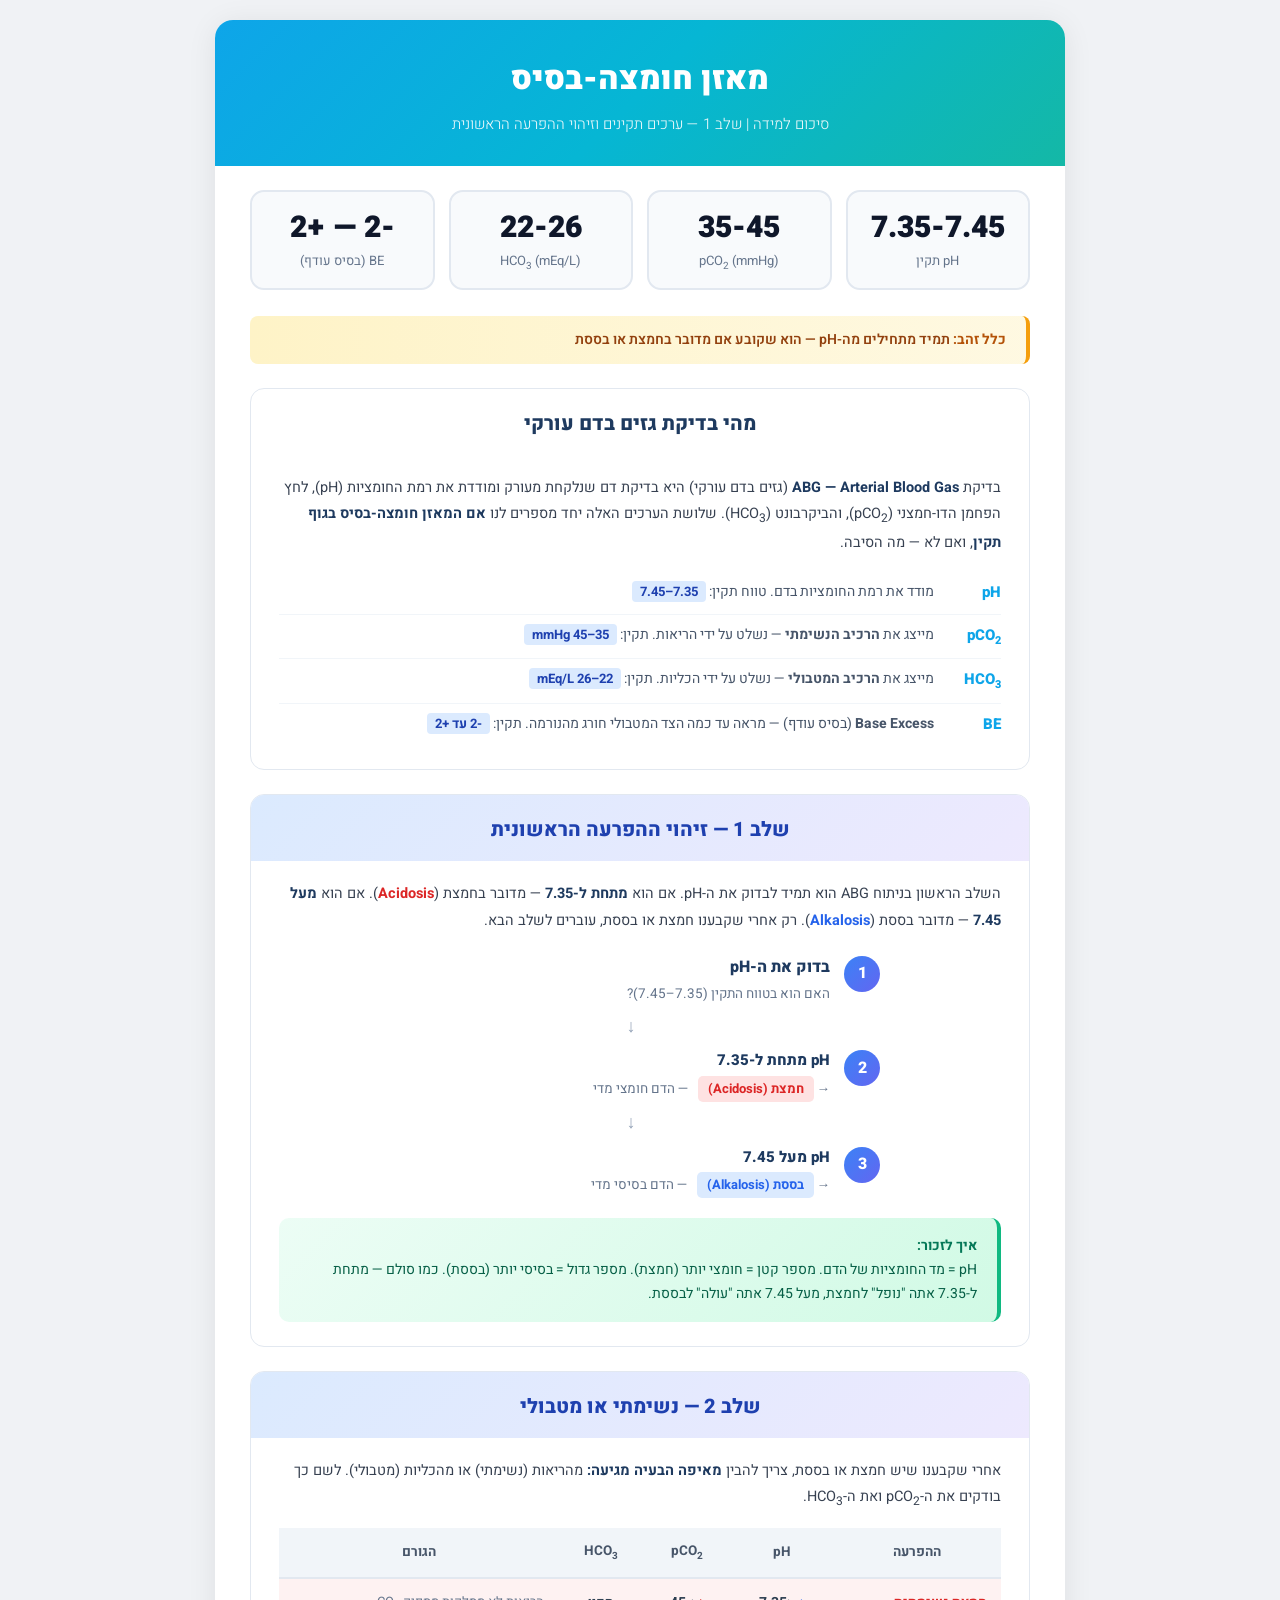
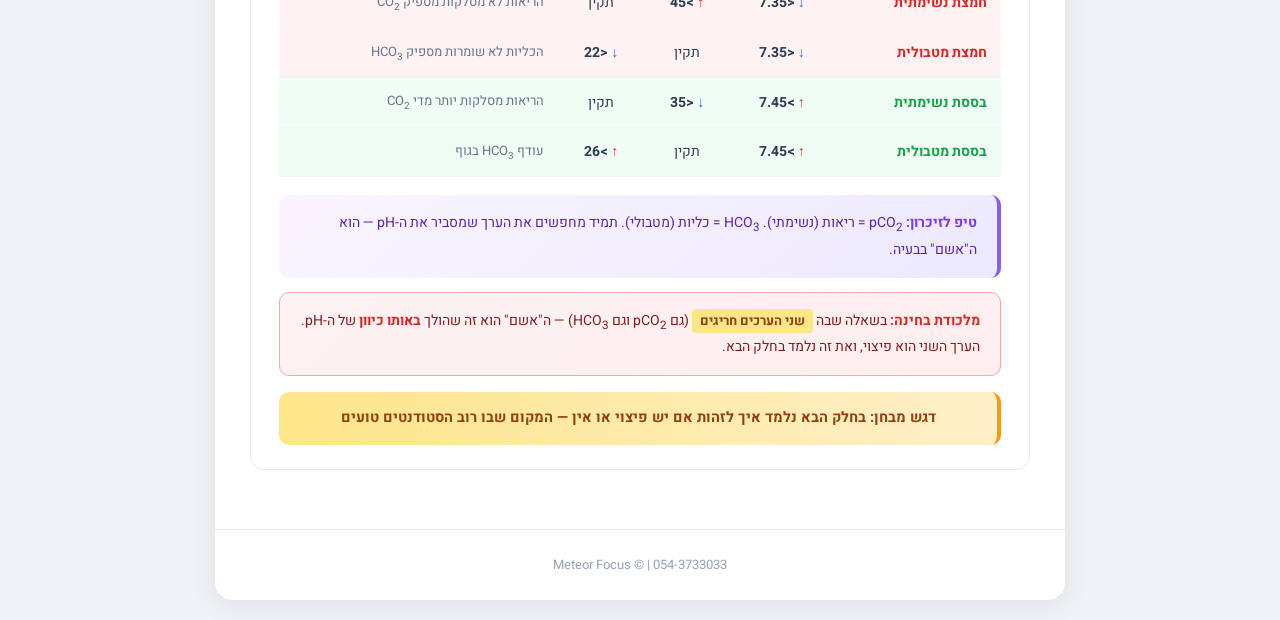
<file: abg-acid-base-meteor.html>
<!DOCTYPE html>
<html lang="he" dir="rtl">
<head>
    <meta charset="UTF-8">
    <meta name="viewport" content="width=device-width, initial-scale=1.0">
    <title>מאזן חומצה-בסיס | Meteor Focus</title>
    <style>
        @import url('https://fonts.googleapis.com/css2?family=Heebo:wght@300;400;500;600;700;800;900&display=swap');
        * { margin: 0; padding: 0; box-sizing: border-box; }
        body {
            font-family: 'Heebo', 'Segoe UI', Tahoma, Arial, sans-serif;
            background: #f0f2f5;
            color: #2c3e50;
            line-height: 1.7;
            padding: 20px;
        }

        .page {
            max-width: 850px;
            margin: 0 auto;
            background: #fff;
            border-radius: 18px;
            box-shadow: 0 4px 30px rgba(0,0,0,0.08);
            overflow: hidden;
        }

        /* ===== HEADER ===== */
        .main-header {
            background: linear-gradient(135deg, #0ea5e9, #06b6d4, #14b8a6);
            padding: 32px 40px 28px;
            text-align: center;
            color: #fff;
        }
        .main-header h1 {
            font-size: 32px;
            font-weight: 900;
            margin-bottom: 6px;
        }
        .main-header .subtitle {
            font-size: 15px;
            font-weight: 300;
            opacity: 0.9;
        }

        /* ===== VALUE CARDS ===== */
        .values-row {
            display: flex;
            gap: 14px;
            padding: 24px 35px 10px;
            justify-content: center;
        }
        .val-card {
            flex: 1;
            text-align: center;
            padding: 18px 12px 14px;
            border-radius: 14px;
            background: #f8fafc;
            border: 2px solid #e2e8f0;
            transition: transform 0.2s, box-shadow 0.2s;
        }
        .val-card:hover {
            transform: translateY(-2px);
            box-shadow: 0 4px 16px rgba(0,0,0,0.08);
        }
        .val-card .value {
            font-size: 30px;
            font-weight: 900;
            color: #0f172a;
            line-height: 1.2;
        }
        .val-card .label {
            font-size: 13px;
            color: #64748b;
            margin-top: 4px;
        }
        .val-card .label sub { font-size: 10px; }

        /* ===== GOLDEN RULE ===== */
        .golden-rule {
            margin: 16px 35px 0;
            padding: 12px 20px;
            background: linear-gradient(90deg, #fef3c7, #fde68a40);
            border-right: 4px solid #f59e0b;
            border-radius: 8px;
            font-size: 14px;
            font-weight: 600;
            color: #92400e;
        }
        .golden-rule strong { color: #b45309; }

        /* ===== CONTENT SECTIONS ===== */
        .content {
            padding: 24px 35px 35px;
        }

        /* Section card */
        .section {
            background: #fff;
            border: 1.5px solid #e2e8f0;
            border-radius: 14px;
            margin-bottom: 24px;
            overflow: hidden;
        }
        .section-title {
            font-size: 20px;
            font-weight: 800;
            text-align: center;
            padding: 18px 20px 14px;
            color: #1e3a5f;
        }
        .section-title.blue-bg {
            background: linear-gradient(135deg, #dbeafe, #ede9fe);
            color: #1e40af;
        }
        .section-body {
            padding: 20px 28px 24px;
        }

        /* ===== ABG EXPLANATION ===== */
        .abg-text {
            font-size: 14.5px;
            line-height: 1.8;
            color: #374151;
        }
        .abg-text strong { color: #1e3a5f; }

        .param-list {
            margin-top: 16px;
        }
        .param-row {
            display: flex;
            align-items: flex-start;
            padding: 8px 0;
            border-bottom: 1px solid #f1f5f9;
            gap: 12px;
        }
        .param-row:last-child { border-bottom: none; }
        .param-name {
            font-weight: 800;
            color: #0ea5e9;
            min-width: 55px;
            font-size: 15px;
        }
        .param-name sub { font-size: 11px; }
        .param-desc {
            font-size: 14px;
            color: #475569;
        }
        .param-desc .normal {
            background: #dbeafe;
            color: #1e40af;
            padding: 1px 8px;
            border-radius: 4px;
            font-weight: 700;
            font-size: 13px;
            white-space: nowrap;
        }

        /* ===== STEP SECTION ===== */
        .step-header {
            background: linear-gradient(135deg, #dbeafe, #e0e7ff);
            color: #1e40af;
        }

        /* Flowchart */
        .flow {
            display: flex;
            flex-direction: column;
            align-items: center;
            gap: 0;
            margin-top: 20px;
        }
        .flow-item {
            display: flex;
            align-items: flex-start;
            gap: 14px;
            width: 100%;
            max-width: 480px;
        }
        .flow-num {
            width: 36px;
            height: 36px;
            border-radius: 50%;
            display: flex;
            align-items: center;
            justify-content: center;
            font-weight: 800;
            font-size: 16px;
            color: #fff;
            flex-shrink: 0;
            margin-top: 2px;
        }
        .flow-num.blue { background: linear-gradient(135deg, #3b82f6, #6366f1); }
        .flow-content {
            flex: 1;
        }
        .flow-content h4 {
            font-size: 16px;
            font-weight: 800;
            color: #1e3a5f;
            margin-bottom: 2px;
        }
        .flow-content p {
            font-size: 13.5px;
            color: #64748b;
        }

        .flow-arrow-down {
            display: flex;
            justify-content: center;
            padding: 6px 0;
            color: #94a3b8;
            font-size: 18px;
            margin-right: 18px;
        }

        .flow-result {
            display: flex;
            align-items: flex-start;
            gap: 14px;
            width: 100%;
            max-width: 480px;
        }
        .flow-result .flow-content h4 { font-size: 15px; }
        .flow-result .flow-content .tag {
            display: inline-block;
            padding: 2px 10px;
            border-radius: 5px;
            font-size: 13px;
            font-weight: 700;
            margin-left: 6px;
        }
        .tag-red { background: #fee2e2; color: #dc2626; }
        .tag-blue { background: #dbeafe; color: #2563eb; }

        /* Memory tip box */
        .tip-box {
            margin-top: 20px;
            padding: 16px 20px;
            border-radius: 10px;
            font-size: 14px;
            line-height: 1.7;
        }
        .tip-green {
            background: linear-gradient(135deg, #ecfdf5, #d1fae5);
            border-right: 4px solid #10b981;
            color: #065f46;
        }
        .tip-green strong { color: #047857; }
        .tip-yellow {
            background: linear-gradient(135deg, #fffbeb, #fef3c7);
            border-right: 4px solid #f59e0b;
            color: #92400e;
        }
        .tip-yellow strong { color: #b45309; }
        .tip-red {
            background: linear-gradient(135deg, #fef2f2, #fecaca);
            border-right: 4px solid #ef4444;
            color: #991b1b;
        }
        .tip-red strong { color: #dc2626; }
        .tip-purple {
            background: linear-gradient(135deg, #faf5ff, #ede9fe);
            border-right: 4px solid #8b5cf6;
            color: #5b21b6;
        }
        .tip-purple strong { color: #7c3aed; }

        /* ===== TABLE ===== */
        .disorders-table {
            width: 100%;
            border-collapse: collapse;
            margin-top: 16px;
            font-size: 14px;
        }
        .disorders-table thead th {
            background: #f1f5f9;
            color: #475569;
            font-weight: 700;
            padding: 12px 14px;
            text-align: center;
            border-bottom: 2px solid #e2e8f0;
            font-size: 13.5px;
        }
        .disorders-table tbody td {
            padding: 12px 14px;
            text-align: center;
            border-bottom: 1px solid #f1f5f9;
            vertical-align: middle;
        }
        .disorders-table tbody tr:hover {
            background: #f8fafc;
        }
        .disorders-table .disorder-name {
            font-weight: 700;
            text-align: right;
            font-size: 14px;
        }
        .disorders-table .cause {
            text-align: right;
            font-size: 13px;
            color: #64748b;
        }
        .disorders-table sub { font-size: 10px; }

        .tr-acid { background: #fef2f2; }
        .tr-acid .disorder-name { color: #dc2626; }
        .tr-alk { background: #f0fdf4; }
        .tr-alk .disorder-name { color: #16a34a; }

        .arrow-up { color: #dc2626; font-weight: 800; }
        .arrow-down { color: #2563eb; font-weight: 800; }

        /* ===== EXAM HIGHLIGHT ===== */
        .exam-box {
            margin-top: 18px;
            padding: 16px 20px;
            border-radius: 10px;
            background: linear-gradient(135deg, #fef2f2, #fecaca50);
            border: 1.5px solid #fca5a5;
        }
        .exam-box p {
            font-size: 14px;
            line-height: 1.7;
            color: #7f1d1d;
        }
        .exam-box strong { color: #dc2626; }
        .exam-box .highlight-tag {
            display: inline-block;
            background: #fde68a;
            color: #92400e;
            padding: 1px 8px;
            border-radius: 4px;
            font-weight: 700;
            font-size: 13px;
        }

        .exam-banner {
            margin-top: 16px;
            padding: 14px 20px;
            border-radius: 10px;
            background: linear-gradient(90deg, #fde68a, #fbbf2440);
            border-right: 4px solid #f59e0b;
            text-align: center;
            font-weight: 700;
            font-size: 14.5px;
            color: #92400e;
        }

        /* ===== FOOTER ===== */
        .footer {
            text-align: center;
            padding: 24px 20px;
            border-top: 1px solid #e2e8f0;
            color: #94a3b8;
            font-size: 13px;
        }

        /* ===== PRINT ===== */
        @media print {
            body { background: #fff; padding: 0; }
            .page { box-shadow: none; border-radius: 0; }
            .val-card:hover { transform: none; box-shadow: none; }
        }
        @media (max-width: 600px) {
            .values-row { flex-wrap: wrap; padding: 16px 20px 6px; }
            .val-card { min-width: calc(50% - 10px); }
            .content { padding: 16px 20px 24px; }
            .section-body { padding: 16px 18px 20px; }
            .main-header { padding: 24px 20px 20px; }
            .main-header h1 { font-size: 24px; }
            .golden-rule { margin: 12px 20px 0; }
        }
    </style>
</head>
<body>

<div class="page">

    <!-- HEADER -->
    <div class="main-header">
        <h1>מאזן חומצה-בסיס</h1>
        <div class="subtitle">סיכום למידה | שלב 1 — ערכים תקינים וזיהוי ההפרעה הראשונית</div>
    </div>

    <!-- VALUE CARDS -->
    <div class="values-row">
        <div class="val-card">
            <div class="value">7.35-7.45</div>
            <div class="label">pH תקין</div>
        </div>
        <div class="val-card">
            <div class="value">35-45</div>
            <div class="label">pCO<sub>2</sub> (mmHg)</div>
        </div>
        <div class="val-card">
            <div class="value">22-26</div>
            <div class="label">HCO<sub>3</sub> (mEq/L)</div>
        </div>
        <div class="val-card">
            <div class="value">-2 — +2</div>
            <div class="label">BE (בסיס עודף)</div>
        </div>
    </div>

    <!-- GOLDEN RULE -->
    <div class="golden-rule">
        <strong>כלל זהב:</strong> תמיד מתחילים מה-pH — הוא שקובע אם מדובר בחמצת או בססת
    </div>

    <div class="content">

        <!-- WHAT IS ABG -->
        <div class="section">
            <div class="section-title">מהי בדיקת גזים בדם עורקי</div>
            <div class="section-body">
                <div class="abg-text">
                    בדיקת <strong>ABG — Arterial Blood Gas</strong> (גזים בדם עורקי) היא בדיקת דם שנלקחת מעורק ומודדת את רמת החומציות (pH), לחץ הפחמן הדו-חמצני (pCO<sub>2</sub>), והביקרבונט (HCO<sub>3</sub>). שלושת הערכים האלה יחד מספרים לנו <strong>אם המאזן חומצה-בסיס בגוף תקין</strong>, ואם לא — מה הסיבה.
                </div>
                <div class="param-list">
                    <div class="param-row">
                        <div class="param-name">pH</div>
                        <div class="param-desc">מודד את רמת החומציות בדם. טווח תקין: <span class="normal">7.35–7.45</span></div>
                    </div>
                    <div class="param-row">
                        <div class="param-name">pCO<sub>2</sub></div>
                        <div class="param-desc">מייצג את <strong>הרכיב הנשימתי</strong> — נשלט על ידי הריאות. תקין: <span class="normal">35–45 mmHg</span></div>
                    </div>
                    <div class="param-row">
                        <div class="param-name">HCO<sub>3</sub></div>
                        <div class="param-desc">מייצג את <strong>הרכיב המטבולי</strong> — נשלט על ידי הכליות. תקין: <span class="normal">22–26 mEq/L</span></div>
                    </div>
                    <div class="param-row">
                        <div class="param-name">BE</div>
                        <div class="param-desc"><strong>Base Excess</strong> (בסיס עודף) — מראה עד כמה הצד המטבולי חורג מהנורמה. תקין: <span class="normal">-2 עד +2</span></div>
                    </div>
                </div>
            </div>
        </div>

        <!-- STEP 1 -->
        <div class="section">
            <div class="section-title step-header blue-bg">שלב 1 — זיהוי ההפרעה הראשונית</div>
            <div class="section-body">
                <div class="abg-text">
                    השלב הראשון בניתוח ABG הוא תמיד לבדוק את ה-pH. אם הוא <strong>מתחת ל-7.35</strong> — מדובר בחמצת (<strong style="color:#dc2626">Acidosis</strong>). אם הוא <strong>מעל 7.45</strong> — מדובר בססת (<strong style="color:#2563eb">Alkalosis</strong>). רק אחרי שקבענו חמצת או בססת, עוברים לשלב הבא.
                </div>

                <div class="flow">
                    <div class="flow-item">
                        <div class="flow-num blue">1</div>
                        <div class="flow-content">
                            <h4>בדוק את ה-pH</h4>
                            <p>האם הוא בטווח התקין (7.35–7.45)?</p>
                        </div>
                    </div>

                    <div class="flow-arrow-down">&darr;</div>

                    <div class="flow-result">
                        <div class="flow-num blue">2</div>
                        <div class="flow-content">
                            <h4>pH מתחת ל-7.35</h4>
                            <p>&rarr; <span class="tag tag-red">חמצת (Acidosis)</span> — הדם חומצי מדי</p>
                        </div>
                    </div>

                    <div class="flow-arrow-down">&darr;</div>

                    <div class="flow-result">
                        <div class="flow-num blue">3</div>
                        <div class="flow-content">
                            <h4>pH מעל 7.45</h4>
                            <p>&rarr; <span class="tag tag-blue">בססת (Alkalosis)</span> — הדם בסיסי מדי</p>
                        </div>
                    </div>
                </div>

                <div class="tip-box tip-green">
                    <strong>איך לזכור:</strong><br>
                    pH = מד החומציות של הדם. מספר קטן = חומצי יותר (חמצת). מספר גדול = בסיסי יותר (בססת). כמו סולם — מתחת ל-7.35 אתה "נופל" לחמצת, מעל 7.45 אתה "עולה" לבססת.
                </div>
            </div>
        </div>

        <!-- STEP 2 -->
        <div class="section">
            <div class="section-title step-header blue-bg">שלב 2 — נשימתי או מטבולי</div>
            <div class="section-body">
                <div class="abg-text">
                    אחרי שקבענו שיש חמצת או בססת, צריך להבין <strong>מאיפה הבעיה מגיעה:</strong> מהריאות (נשימתי) או מהכליות (מטבולי). לשם כך בודקים את ה-pCO<sub>2</sub> ואת ה-HCO<sub>3</sub>.
                </div>

                <table class="disorders-table">
                    <thead>
                        <tr>
                            <th>ההפרעה</th>
                            <th>pH</th>
                            <th>pCO<sub>2</sub></th>
                            <th>HCO<sub>3</sub></th>
                            <th>הגורם</th>
                        </tr>
                    </thead>
                    <tbody>
                        <tr class="tr-acid">
                            <td class="disorder-name">חמצת נשימתית</td>
                            <td><span class="arrow-down">&darr;</span> <strong>&lt;7.35</strong></td>
                            <td><span class="arrow-up">&uarr;</span> <strong>&gt;45</strong></td>
                            <td>תקין</td>
                            <td class="cause">הריאות לא מסלקות מספיק CO<sub>2</sub></td>
                        </tr>
                        <tr class="tr-acid">
                            <td class="disorder-name">חמצת מטבולית</td>
                            <td><span class="arrow-down">&darr;</span> <strong>&lt;7.35</strong></td>
                            <td>תקין</td>
                            <td><span class="arrow-down">&darr;</span> <strong>&lt;22</strong></td>
                            <td class="cause">הכליות לא שומרות מספיק HCO<sub>3</sub></td>
                        </tr>
                        <tr class="tr-alk">
                            <td class="disorder-name">בססת נשימתית</td>
                            <td><span class="arrow-up">&uarr;</span> <strong>&gt;7.45</strong></td>
                            <td><span class="arrow-down">&darr;</span> <strong>&lt;35</strong></td>
                            <td>תקין</td>
                            <td class="cause">הריאות מסלקות יותר מדי CO<sub>2</sub></td>
                        </tr>
                        <tr class="tr-alk">
                            <td class="disorder-name">בססת מטבולית</td>
                            <td><span class="arrow-up">&uarr;</span> <strong>&gt;7.45</strong></td>
                            <td>תקין</td>
                            <td><span class="arrow-up">&uarr;</span> <strong>&gt;26</strong></td>
                            <td class="cause">עודף HCO<sub>3</sub> בגוף</td>
                        </tr>
                    </tbody>
                </table>

                <div class="tip-box tip-purple" style="margin-top:18px;">
                    <strong>טיפ לזיכרון:</strong> pCO<sub>2</sub> = ריאות (נשימתי). HCO<sub>3</sub> = כליות (מטבולי). תמיד מחפשים את הערך שמסביר את ה-pH — הוא ה"אשם" בבעיה.
                </div>

                <div class="exam-box" style="margin-top:14px;">
                    <p><strong>מלכודת בחינה:</strong> בשאלה שבה <span class="highlight-tag">שני הערכים חריגים</span> (גם pCO<sub>2</sub> וגם HCO<sub>3</sub>) — ה"אשם" הוא זה שהולך <strong>באותו כיוון</strong> של ה-pH. הערך השני הוא פיצוי, ואת זה נלמד בחלק הבא.</p>
                </div>

                <div class="exam-banner">
                    דגש מבחן: בחלק הבא נלמד איך לזהות אם יש פיצוי או אין — המקום שבו רוב הסטודנטים טועים
                </div>
            </div>
        </div>

    </div>

    <!-- FOOTER -->
    <div class="footer">
        054-3733033 | &copy; Meteor Focus
    </div>

</div>

</body>
</html>
</file>
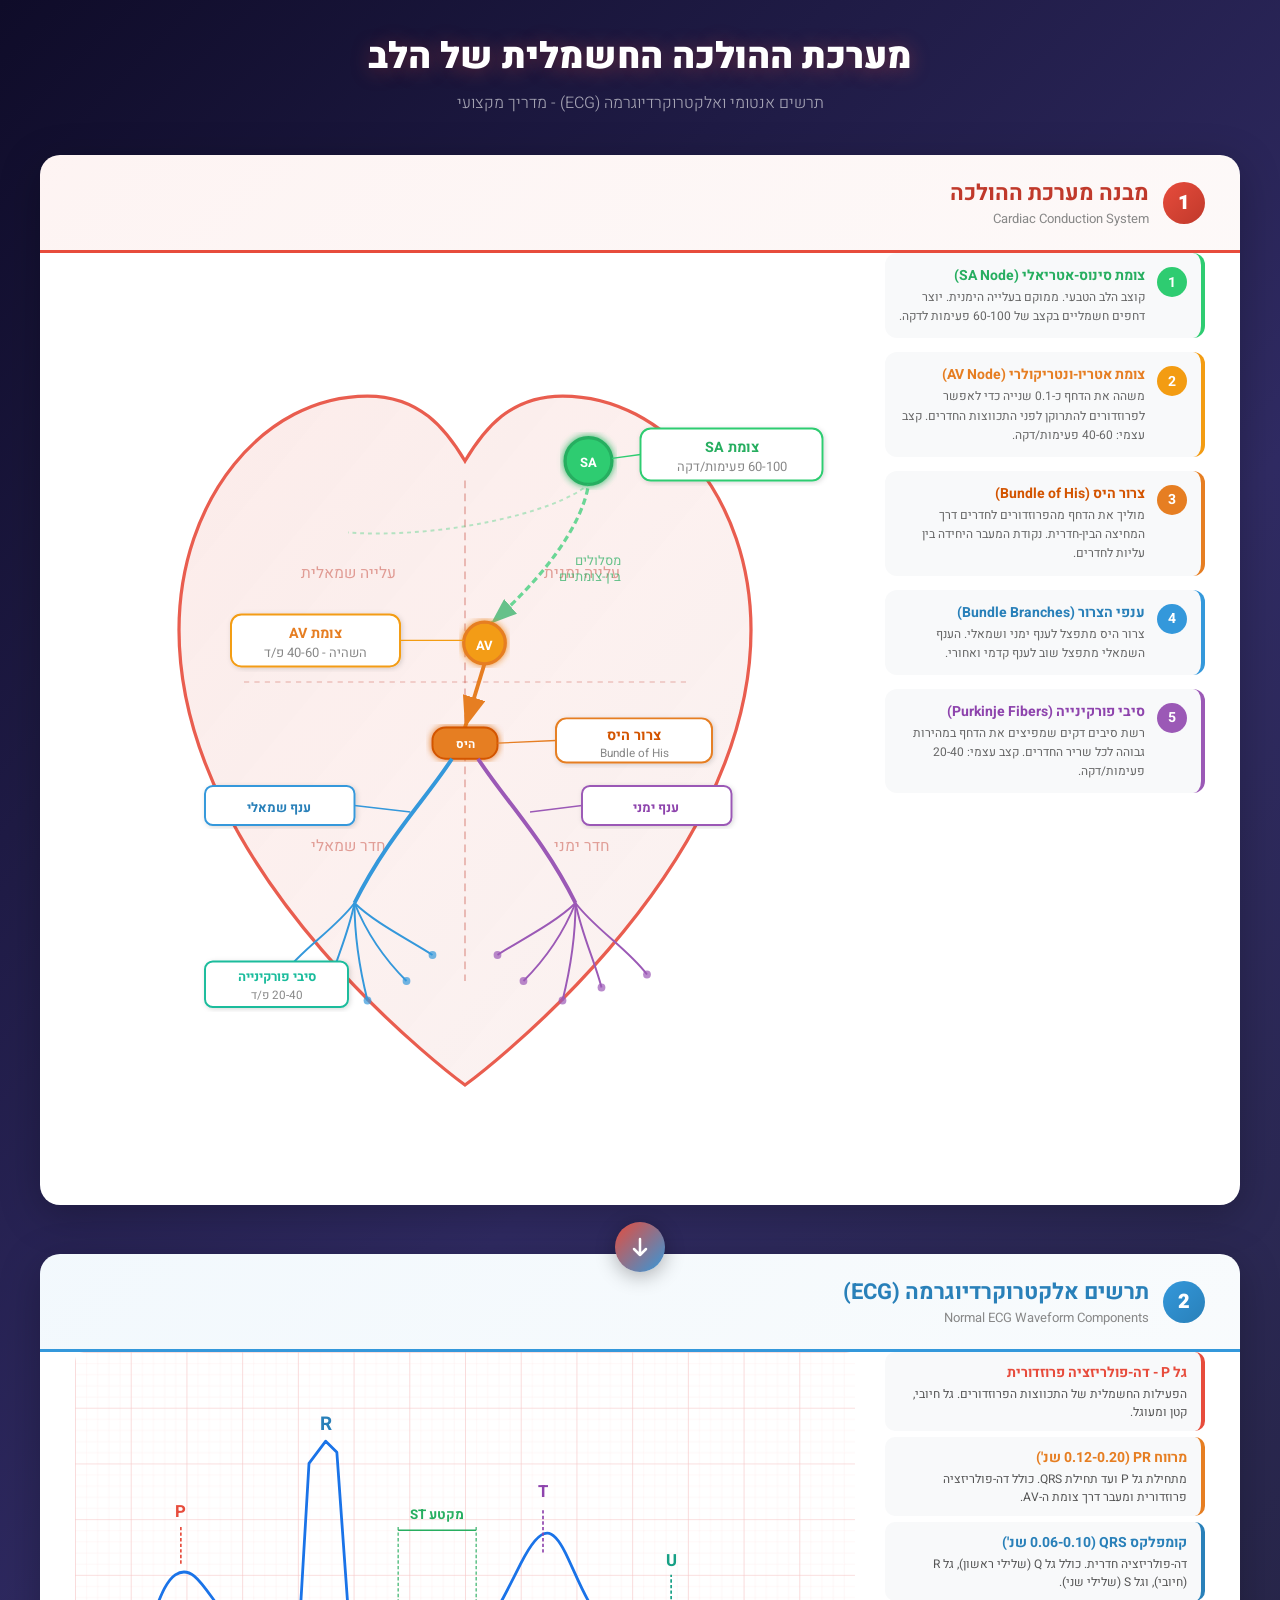
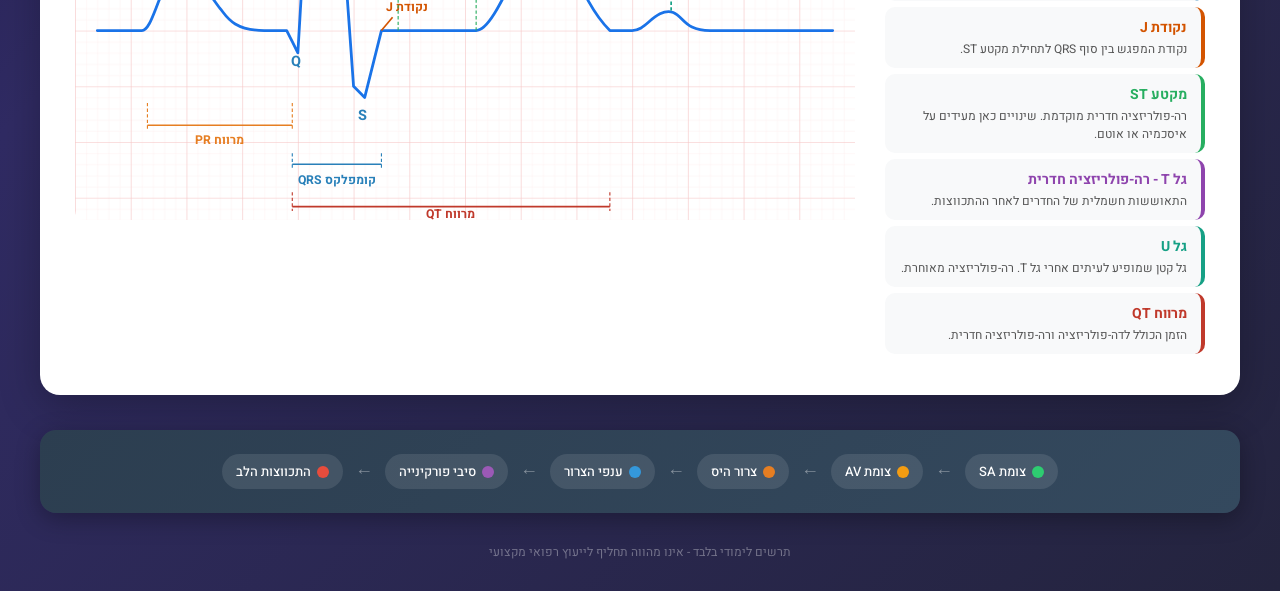
<file: cardiac-system-professional.html>
<!DOCTYPE html>
<html lang="he" dir="rtl">
<head>
    <meta charset="UTF-8">
    <meta name="viewport" content="width=device-width, initial-scale=1.0">
    <title>מערכת ההולכה החשמלית של הלב וה-ECG</title>
    <style>
        @import url('https://fonts.googleapis.com/css2?family=Heebo:wght@300;400;500;700;900&display=swap');
        * { margin: 0; padding: 0; box-sizing: border-box; }
        body {
            font-family: 'Heebo', 'Segoe UI', Tahoma, Arial, sans-serif;
            background: linear-gradient(135deg, #0f0c29, #302b63, #24243e);
            min-height: 100vh;
            padding: 30px 20px;
            color: #2c3e50;
        }

        .page-header {
            text-align: center;
            margin-bottom: 40px;
        }
        .page-header h1 {
            font-size: 36px;
            font-weight: 900;
            color: #fff;
            text-shadow: 0 2px 20px rgba(231,76,60,0.4);
            margin-bottom: 8px;
        }
        .page-header p {
            font-size: 16px;
            color: rgba(255,255,255,0.6);
            font-weight: 300;
        }

        .main-container {
            max-width: 1200px;
            margin: 0 auto;
        }

        /* Section cards */
        .section-card {
            background: #fff;
            border-radius: 20px;
            box-shadow: 0 10px 40px rgba(0,0,0,0.25);
            margin-bottom: 35px;
            overflow: hidden;
        }
        .section-header {
            padding: 22px 35px;
            display: flex;
            align-items: center;
            gap: 14px;
        }
        .section-header .number {
            width: 42px; height: 42px;
            border-radius: 50%;
            display: flex; align-items: center; justify-content: center;
            font-weight: 900; font-size: 20px; color: #fff;
            flex-shrink: 0;
        }
        .section-header h2 {
            font-size: 22px; font-weight: 700;
        }
        .section-header .subtitle {
            font-size: 13px; color: #888; font-weight: 400;
        }
        .section-body {
            padding: 0 35px 35px;
        }

        /* Conduction section */
        .conduction-header { background: linear-gradient(135deg, #e74c3c10, #c0392b08); border-bottom: 3px solid #e74c3c; }
        .conduction-header .number { background: linear-gradient(135deg, #e74c3c, #c0392b); }
        .conduction-header h2 { color: #c0392b; }

        .conduction-layout {
            display: flex;
            gap: 30px;
            align-items: flex-start;
        }
        .conduction-svg-wrap {
            flex: 1;
            min-width: 0;
        }
        .conduction-svg-wrap svg { width: 100%; height: auto; }

        .conduction-steps {
            width: 320px;
            flex-shrink: 0;
        }
        .step {
            display: flex;
            gap: 12px;
            margin-bottom: 14px;
            padding: 12px 14px;
            border-radius: 12px;
            background: #f8f9fa;
            transition: all 0.25s;
            cursor: default;
            border-right: 4px solid transparent;
        }
        .step:hover {
            background: #fef9f9;
            transform: translateX(-4px);
            box-shadow: 0 3px 12px rgba(0,0,0,0.08);
        }
        .step-num {
            width: 30px; height: 30px;
            border-radius: 50%;
            display: flex; align-items: center; justify-content: center;
            font-weight: 700; font-size: 14px; color: #fff;
            flex-shrink: 0;
            margin-top: 2px;
        }
        .step-text h4 { font-size: 14px; font-weight: 700; margin-bottom: 2px; }
        .step-text p { font-size: 12px; color: #666; line-height: 1.6; }

        .step-sa { border-right-color: #2ecc71; }
        .step-sa .step-num { background: #2ecc71; }
        .step-sa h4 { color: #27ae60; }

        .step-av { border-right-color: #f39c12; }
        .step-av .step-num { background: #f39c12; }
        .step-av h4 { color: #e67e22; }

        .step-his { border-right-color: #e67e22; }
        .step-his .step-num { background: #e67e22; }
        .step-his h4 { color: #d35400; }

        .step-bb { border-right-color: #3498db; }
        .step-bb .step-num { background: #3498db; }
        .step-bb h4 { color: #2980b9; }

        .step-pk { border-right-color: #9b59b6; }
        .step-pk .step-num { background: #9b59b6; }
        .step-pk h4 { color: #8e44ad; }

        /* Connector between sections */
        .connector {
            display: flex;
            align-items: center;
            justify-content: center;
            margin: -18px 0;
            position: relative;
            z-index: 2;
        }
        .connector-arrow {
            width: 50px; height: 50px;
            background: linear-gradient(135deg, #e74c3c, #3498db);
            border-radius: 50%;
            display: flex; align-items: center; justify-content: center;
            box-shadow: 0 4px 20px rgba(0,0,0,0.3);
        }
        .connector-arrow svg { width: 24px; height: 24px; }

        /* ECG section */
        .ecg-header { background: linear-gradient(135deg, #3498db10, #2980b908); border-bottom: 3px solid #3498db; }
        .ecg-header .number { background: linear-gradient(135deg, #3498db, #2980b9); }
        .ecg-header h2 { color: #2980b9; }

        .ecg-layout {
            display: flex;
            gap: 30px;
            align-items: flex-start;
        }
        .ecg-svg-wrap {
            flex: 1;
            min-width: 0;
        }
        .ecg-svg-wrap svg { width: 100%; height: auto; }

        .ecg-legend {
            width: 320px;
            flex-shrink: 0;
        }
        .ecg-item {
            padding: 10px 14px;
            margin-bottom: 6px;
            border-radius: 10px;
            border-right: 4px solid;
            background: #f8f9fa;
            cursor: pointer;
            transition: all 0.25s;
        }
        .ecg-item:hover {
            background: #e8f4fd;
            transform: translateX(-4px);
            box-shadow: 0 3px 12px rgba(0,0,0,0.08);
        }
        .ecg-item.active {
            background: #e8f4fd;
            box-shadow: 0 2px 8px rgba(0,0,0,0.1);
        }
        .ecg-item h4 { font-size: 14px; font-weight: 700; margin-bottom: 2px; }
        .ecg-item p { font-size: 12px; color: #555; line-height: 1.5; }

        .ei-p { border-color: #e74c3c; } .ei-p h4 { color: #e74c3c; }
        .ei-pr { border-color: #e67e22; } .ei-pr h4 { color: #e67e22; }
        .ei-qrs { border-color: #2980b9; } .ei-qrs h4 { color: #2980b9; }
        .ei-j { border-color: #d35400; } .ei-j h4 { color: #d35400; }
        .ei-st { border-color: #27ae60; } .ei-st h4 { color: #27ae60; }
        .ei-t { border-color: #8e44ad; } .ei-t h4 { color: #8e44ad; }
        .ei-u { border-color: #16a085; } .ei-u h4 { color: #16a085; }
        .ei-qt { border-color: #c0392b; } .ei-qt h4 { color: #c0392b; }

        .ecg-highlight { opacity: 0; transition: opacity 0.3s; }
        .ecg-highlight.show { opacity: 0.15; }

        /* Flow summary */
        .flow-bar {
            background: linear-gradient(135deg, #2c3e50, #34495e);
            border-radius: 16px;
            padding: 24px 30px;
            display: flex;
            align-items: center;
            justify-content: center;
            gap: 12px;
            flex-wrap: wrap;
            box-shadow: 0 6px 24px rgba(0,0,0,0.3);
        }
        .flow-node {
            display: flex; align-items: center; gap: 6px;
            background: rgba(255,255,255,0.1);
            padding: 8px 14px;
            border-radius: 20px;
            color: #fff;
            font-size: 13px;
            font-weight: 500;
        }
        .flow-node .dot {
            width: 12px; height: 12px;
            border-radius: 50%;
            flex-shrink: 0;
        }
        .flow-arrow {
            color: rgba(255,255,255,0.4);
            font-size: 18px;
        }

        /* Footer */
        .footer {
            text-align: center;
            margin-top: 30px;
            color: rgba(255,255,255,0.35);
            font-size: 12px;
        }

        /* Print styles */
        @media print {
            body { background: #fff; padding: 10px; }
            .section-card { box-shadow: none; border: 1px solid #ddd; }
            .page-header h1 { color: #2c3e50; text-shadow: none; }
            .page-header p { color: #888; }
            .flow-bar { background: #f8f9fa; border: 1px solid #ddd; }
            .flow-bar, .flow-node { color: #2c3e50; }
        }

        @media (max-width: 900px) {
            .conduction-layout, .ecg-layout { flex-direction: column; }
            .conduction-steps, .ecg-legend { width: 100%; }
            .page-header h1 { font-size: 26px; }
            .section-body { padding: 0 20px 20px; }
            .section-header { padding: 18px 20px; }
        }
    </style>
</head>
<body>

<div class="page-header">
    <h1>מערכת ההולכה החשמלית של הלב</h1>
    <p>תרשים אנטומי ואלקטרוקרדיוגרמה (ECG) - מדריך מקצועי</p>
</div>

<div class="main-container">

    <!-- SECTION 1: Conduction System -->
    <div class="section-card">
        <div class="section-header conduction-header">
            <div class="number">1</div>
            <div>
                <h2>מבנה מערכת ההולכה</h2>
                <div class="subtitle">Cardiac Conduction System</div>
            </div>
        </div>
        <div class="section-body">
            <div class="conduction-layout">
                <div class="conduction-steps">
                    <div class="step step-sa">
                        <div class="step-num">1</div>
                        <div class="step-text">
                            <h4>צומת סינוס-אטריאלי (SA Node)</h4>
                            <p>קוצב הלב הטבעי. ממוקם בעלייה הימנית. יוצר דחפים חשמליים בקצב של 60-100 פעימות לדקה.</p>
                        </div>
                    </div>
                    <div class="step step-av">
                        <div class="step-num">2</div>
                        <div class="step-text">
                            <h4>צומת אטריו-ונטריקולרי (AV Node)</h4>
                            <p>משהה את הדחף כ-0.1 שנייה כדי לאפשר לפרוזדורים להתרוקן לפני התכווצות החדרים. קצב עצמי: 40-60 פעימות/דקה.</p>
                        </div>
                    </div>
                    <div class="step step-his">
                        <div class="step-num">3</div>
                        <div class="step-text">
                            <h4>צרור היס (Bundle of His)</h4>
                            <p>מוליך את הדחף מהפרוזדורים לחדרים דרך המחיצה הבין-חדרית. נקודת המעבר היחידה בין עליות לחדרים.</p>
                        </div>
                    </div>
                    <div class="step step-bb">
                        <div class="step-num">4</div>
                        <div class="step-text">
                            <h4>ענפי הצרור (Bundle Branches)</h4>
                            <p>צרור היס מתפצל לענף ימני ושמאלי. הענף השמאלי מתפצל שוב לענף קדמי ואחורי.</p>
                        </div>
                    </div>
                    <div class="step step-pk">
                        <div class="step-num">5</div>
                        <div class="step-text">
                            <h4>סיבי פורקינייה (Purkinje Fibers)</h4>
                            <p>רשת סיבים דקים שמפיצים את הדחף במהירות גבוהה לכל שריר החדרים. קצב עצמי: 20-40 פעימות/דקה.</p>
                        </div>
                    </div>
                </div>
                <div class="conduction-svg-wrap">
                    <svg viewBox="0 0 600 700" xmlns="http://www.w3.org/2000/svg">
                        <defs>
                            <linearGradient id="hg" x1="0%" y1="0%" x2="100%" y2="100%">
                                <stop offset="0%" style="stop-color:#e74c3c;stop-opacity:0.12"/>
                                <stop offset="100%" style="stop-color:#c0392b;stop-opacity:0.06"/>
                            </linearGradient>
                            <filter id="glow">
                                <feGaussianBlur stdDeviation="3" result="b"/>
                                <feMerge><feMergeNode in="b"/><feMergeNode in="SourceGraphic"/></feMerge>
                            </filter>
                            <filter id="shadow">
                                <feDropShadow dx="1" dy="1" stdDeviation="2" flood-opacity="0.15"/>
                            </filter>
                            <marker id="ag" markerWidth="8" markerHeight="6" refX="8" refY="3" orient="auto">
                                <polygon points="0 0,8 3,0 6" fill="#27ae60"/>
                            </marker>
                            <marker id="ay" markerWidth="8" markerHeight="6" refX="8" refY="3" orient="auto">
                                <polygon points="0 0,8 3,0 6" fill="#e67e22"/>
                            </marker>
                            <!-- Animated pulse -->
                            <radialGradient id="pulse">
                                <stop offset="0%" stop-color="#2ecc71" stop-opacity="0.6"/>
                                <stop offset="100%" stop-color="#2ecc71" stop-opacity="0"/>
                            </radialGradient>
                        </defs>

                        <!-- Heart shape -->
                        <path d="M 300 640
                            C 300 640, 80 480, 80 290
                            C 80 190, 145 110, 225 110
                            C 265 110, 285 135, 300 160
                            C 315 135, 335 110, 375 110
                            C 455 110, 520 190, 520 290
                            C 520 480, 300 640, 300 640 Z"
                            fill="url(#hg)" stroke="#e74c3c" stroke-width="2.5" opacity="0.9"/>

                        <!-- Septum -->
                        <line x1="300" y1="175" x2="300" y2="560" stroke="#c0392b" stroke-width="1.5" stroke-dasharray="6,4" opacity="0.3"/>

                        <!-- AV valve line -->
                        <line x1="130" y1="330" x2="470" y2="330" stroke="#c0392b" stroke-width="1.2" stroke-dasharray="4,4" opacity="0.25"/>

                        <!-- Chamber labels -->
                        <text x="210" y="250" text-anchor="middle" font-family="Heebo,sans-serif" font-size="12" fill="#c0392b" opacity="0.45">עלייה שמאלית</text>
                        <text x="390" y="250" text-anchor="middle" font-family="Heebo,sans-serif" font-size="12" fill="#c0392b" opacity="0.45">עלייה ימנית</text>
                        <text x="210" y="460" text-anchor="middle" font-family="Heebo,sans-serif" font-size="12" fill="#c0392b" opacity="0.45">חדר שמאלי</text>
                        <text x="390" y="460" text-anchor="middle" font-family="Heebo,sans-serif" font-size="12" fill="#c0392b" opacity="0.45">חדר ימני</text>

                        <!-- SA Node with pulse animation -->
                        <circle cx="395" cy="160" r="22" fill="url(#pulse)" opacity="0.6">
                            <animate attributeName="r" values="22;35;22" dur="1.5s" repeatCount="indefinite"/>
                            <animate attributeName="opacity" values="0.6;0;0.6" dur="1.5s" repeatCount="indefinite"/>
                        </circle>
                        <circle cx="395" cy="160" r="18" fill="#2ecc71" stroke="#27ae60" stroke-width="2.5" filter="url(#glow)"/>
                        <text x="395" y="165" text-anchor="middle" font-family="Heebo,sans-serif" font-size="10" font-weight="700" fill="#fff">SA</text>

                        <!-- SA label -->
                        <rect x="435" y="135" width="140" height="40" rx="8" fill="white" stroke="#2ecc71" stroke-width="1.5" filter="url(#shadow)"/>
                        <text x="505" y="153" text-anchor="middle" font-family="Heebo,sans-serif" font-size="11" font-weight="700" fill="#27ae60">צומת SA</text>
                        <text x="505" y="168" text-anchor="middle" font-family="Heebo,sans-serif" font-size="10" fill="#888">60-100 פעימות/דקה</text>
                        <line x1="413" y1="158" x2="435" y2="155" stroke="#2ecc71" stroke-width="1"/>

                        <!-- Internodal pathways (SA -> AV) -->
                        <path d="M 395 178 C 390 210, 360 250, 320 285" stroke="#2ecc71" stroke-width="2.5" fill="none" stroke-dasharray="5,3" marker-end="url(#ag)" opacity="0.7">
                            <animate attributeName="stroke-dashoffset" values="0;-16" dur="1s" repeatCount="indefinite"/>
                        </path>
                        <!-- Atrial spread -->
                        <path d="M 395 178 C 370 200, 280 220, 210 215" stroke="#2ecc71" stroke-width="1.5" fill="none" stroke-dasharray="3,3" opacity="0.35">
                            <animate attributeName="stroke-dashoffset" values="0;-12" dur="1.2s" repeatCount="indefinite"/>
                        </path>

                        <text x="420" y="240" font-family="Heebo,sans-serif" font-size="10" fill="#27ae60" opacity="0.7">מסלולים</text>
                        <text x="420" y="252" font-family="Heebo,sans-serif" font-size="10" fill="#27ae60" opacity="0.7">בין-צומתיים</text>

                        <!-- AV Node -->
                        <circle cx="315" cy="300" r="16" fill="#f39c12" stroke="#e67e22" stroke-width="2.5" filter="url(#glow)"/>
                        <text x="315" y="305" text-anchor="middle" font-family="Heebo,sans-serif" font-size="10" font-weight="700" fill="#fff">AV</text>

                        <rect x="120" y="278" width="130" height="40" rx="8" fill="white" stroke="#f39c12" stroke-width="1.5" filter="url(#shadow)"/>
                        <text x="185" y="296" text-anchor="middle" font-family="Heebo,sans-serif" font-size="11" font-weight="700" fill="#e67e22">צומת AV</text>
                        <text x="185" y="311" text-anchor="middle" font-family="Heebo,sans-serif" font-size="10" fill="#888">השהיה - 40-60 פ/ד</text>
                        <line x1="299" y1="298" x2="250" y2="298" stroke="#f39c12" stroke-width="1"/>

                        <!-- Bundle of His -->
                        <path d="M 315 316 L 300 365" stroke="#e67e22" stroke-width="3" fill="none" marker-end="url(#ay)">
                            <animate attributeName="stroke-dashoffset" values="0;-10" dur="0.8s" repeatCount="indefinite"/>
                        </path>

                        <rect x="275" y="365" width="50" height="24" rx="10" fill="#e67e22" stroke="#d35400" stroke-width="1.5" filter="url(#glow)"/>
                        <text x="300" y="381" text-anchor="middle" font-family="Heebo,sans-serif" font-size="9" font-weight="700" fill="#fff">היס</text>

                        <rect x="370" y="358" width="120" height="34" rx="8" fill="white" stroke="#e67e22" stroke-width="1.5" filter="url(#shadow)"/>
                        <text x="430" y="375" text-anchor="middle" font-family="Heebo,sans-serif" font-size="11" font-weight="700" fill="#d35400">צרור היס</text>
                        <text x="430" y="388" text-anchor="middle" font-family="Heebo,sans-serif" font-size="9" fill="#888">Bundle of His</text>
                        <line x1="325" y1="377" x2="370" y2="375" stroke="#e67e22" stroke-width="1"/>

                        <!-- Left Bundle Branch -->
                        <path d="M 290 389 C 270 420, 240 450, 215 500" stroke="#3498db" stroke-width="3" fill="none"/>
                        <!-- Right Bundle Branch -->
                        <path d="M 310 389 C 330 420, 360 450, 385 500" stroke="#9b59b6" stroke-width="3" fill="none"/>

                        <!-- Left bundle label -->
                        <rect x="100" y="410" width="115" height="30" rx="6" fill="white" stroke="#3498db" stroke-width="1.5" filter="url(#shadow)"/>
                        <text x="157" y="430" text-anchor="middle" font-family="Heebo,sans-serif" font-size="10" font-weight="700" fill="#2980b9">ענף שמאלי</text>
                        <line x1="215" y1="425" x2="258" y2="430" stroke="#3498db" stroke-width="1"/>

                        <!-- Right bundle label -->
                        <rect x="390" y="410" width="115" height="30" rx="6" fill="white" stroke="#9b59b6" stroke-width="1.5" filter="url(#shadow)"/>
                        <text x="447" y="430" text-anchor="middle" font-family="Heebo,sans-serif" font-size="10" font-weight="700" fill="#8e44ad">ענף ימני</text>
                        <line x1="390" y1="425" x2="350" y2="430" stroke="#9b59b6" stroke-width="1"/>

                        <!-- Purkinje - Left -->
                        <path d="M 215 500 C 200 520, 175 535, 160 555" stroke="#3498db" stroke-width="1.5" fill="none"/>
                        <path d="M 215 500 C 210 525, 200 545, 195 565" stroke="#3498db" stroke-width="1.5" fill="none"/>
                        <path d="M 215 500 C 215 530, 220 555, 225 575" stroke="#3498db" stroke-width="1.5" fill="none"/>
                        <path d="M 215 500 C 225 525, 240 545, 255 560" stroke="#3498db" stroke-width="1.5" fill="none"/>
                        <path d="M 215 500 C 230 515, 260 530, 275 540" stroke="#3498db" stroke-width="1.5" fill="none"/>
                        <circle cx="160" cy="555" r="3" fill="#3498db" opacity="0.7"/>
                        <circle cx="195" cy="565" r="3" fill="#3498db" opacity="0.7"/>
                        <circle cx="225" cy="575" r="3" fill="#3498db" opacity="0.7"/>
                        <circle cx="255" cy="560" r="3" fill="#3498db" opacity="0.7"/>
                        <circle cx="275" cy="540" r="3" fill="#3498db" opacity="0.7"/>

                        <!-- Purkinje - Right -->
                        <path d="M 385 500 C 400 520, 425 535, 440 555" stroke="#9b59b6" stroke-width="1.5" fill="none"/>
                        <path d="M 385 500 C 390 525, 400 545, 405 565" stroke="#9b59b6" stroke-width="1.5" fill="none"/>
                        <path d="M 385 500 C 385 530, 380 555, 375 575" stroke="#9b59b6" stroke-width="1.5" fill="none"/>
                        <path d="M 385 500 C 375 525, 360 545, 345 560" stroke="#9b59b6" stroke-width="1.5" fill="none"/>
                        <path d="M 385 500 C 370 515, 340 530, 325 540" stroke="#9b59b6" stroke-width="1.5" fill="none"/>
                        <circle cx="440" cy="555" r="3" fill="#9b59b6" opacity="0.7"/>
                        <circle cx="405" cy="565" r="3" fill="#9b59b6" opacity="0.7"/>
                        <circle cx="375" cy="575" r="3" fill="#9b59b6" opacity="0.7"/>
                        <circle cx="345" cy="560" r="3" fill="#9b59b6" opacity="0.7"/>
                        <circle cx="325" cy="540" r="3" fill="#9b59b6" opacity="0.7"/>

                        <!-- Purkinje label -->
                        <rect x="100" y="545" width="110" height="35" rx="6" fill="white" stroke="#1abc9c" stroke-width="1.5" filter="url(#shadow)"/>
                        <text x="155" y="560" text-anchor="middle" font-family="Heebo,sans-serif" font-size="10" font-weight="700" fill="#1abc9c">סיבי פורקינייה</text>
                        <text x="155" y="574" text-anchor="middle" font-family="Heebo,sans-serif" font-size="9" fill="#888">20-40 פ/ד</text>
                    </svg>
                </div>
            </div>
        </div>
    </div>

    <!-- Connector arrow -->
    <div class="connector">
        <div class="connector-arrow">
            <svg viewBox="0 0 24 24" fill="none"><path d="M12 4v16m0 0l-6-6m6 6l6-6" stroke="#fff" stroke-width="2.5" stroke-linecap="round" stroke-linejoin="round"/></svg>
        </div>
    </div>

    <!-- SECTION 2: ECG -->
    <div class="section-card">
        <div class="section-header ecg-header">
            <div class="number">2</div>
            <div>
                <h2>תרשים אלקטרוקרדיוגרמה (ECG)</h2>
                <div class="subtitle">Normal ECG Waveform Components</div>
            </div>
        </div>
        <div class="section-body">
            <div class="ecg-layout">
                <div class="ecg-legend">
                    <div class="ecg-item ei-p" data-part="p">
                        <h4>גל P - דה-פולריזציה פרוזדורית</h4>
                        <p>הפעילות החשמלית של התכווצות הפרוזדורים. גל חיובי, קטן ומעוגל.</p>
                    </div>
                    <div class="ecg-item ei-pr" data-part="pr">
                        <h4>מרווח PR (0.12-0.20 שנ')</h4>
                        <p>מתחילת גל P ועד תחילת QRS. כולל דה-פולריזציה פרוזדורית ומעבר דרך צומת ה-AV.</p>
                    </div>
                    <div class="ecg-item ei-qrs" data-part="qrs">
                        <h4>קומפלקס QRS (0.06-0.10 שנ')</h4>
                        <p>דה-פולריזציה חדרית. כולל גל Q (שלילי ראשון), גל R (חיובי), וגל S (שלילי שני).</p>
                    </div>
                    <div class="ecg-item ei-j" data-part="j">
                        <h4>נקודת J</h4>
                        <p>נקודת המפגש בין סוף QRS לתחילת מקטע ST.</p>
                    </div>
                    <div class="ecg-item ei-st" data-part="st">
                        <h4>מקטע ST</h4>
                        <p>רה-פולריזציה חדרית מוקדמת. שינויים כאן מעידים על איסכמיה או אוטם.</p>
                    </div>
                    <div class="ecg-item ei-t" data-part="t">
                        <h4>גל T - רה-פולריזציה חדרית</h4>
                        <p>התאוששות חשמלית של החדרים לאחר ההתכווצות.</p>
                    </div>
                    <div class="ecg-item ei-u" data-part="u">
                        <h4>גל U</h4>
                        <p>גל קטן שמופיע לעיתים אחרי גל T. רה-פולריזציה מאוחרת.</p>
                    </div>
                    <div class="ecg-item ei-qt" data-part="qt">
                        <h4>מרווח QT</h4>
                        <p>הזמן הכולל לדה-פולריזציה ורה-פולריזציה חדרית.</p>
                    </div>
                </div>
                <div class="ecg-svg-wrap">
                    <svg viewBox="0 0 700 420" xmlns="http://www.w3.org/2000/svg">
                        <defs>
                            <pattern id="sg" width="10" height="10" patternUnits="userSpaceOnUse">
                                <path d="M 10 0 L 0 0 0 10" fill="none" stroke="#fce4e4" stroke-width="0.5"/>
                            </pattern>
                            <pattern id="lg" width="50" height="50" patternUnits="userSpaceOnUse">
                                <rect width="50" height="50" fill="url(#sg)"/>
                                <path d="M 50 0 L 0 0 0 50" fill="none" stroke="#f5c6c6" stroke-width="1"/>
                            </pattern>
                        </defs>
                        <rect width="700" height="420" fill="url(#lg)" rx="8"/>

                        <!-- Highlights -->
                        <rect class="ecg-highlight" id="hl-p" x="60" y="120" width="80" height="160" fill="#e74c3c" rx="4"/>
                        <rect class="ecg-highlight" id="hl-pr" x="60" y="280" width="140" height="50" fill="#e67e22" rx="4"/>
                        <rect class="ecg-highlight" id="hl-qrs" x="170" y="50" width="110" height="280" fill="#2980b9" rx="4"/>
                        <rect class="ecg-highlight" id="hl-j" x="270" y="220" width="20" height="60" fill="#d35400" rx="4"/>
                        <rect class="ecg-highlight" id="hl-st" x="280" y="120" width="80" height="160" fill="#27ae60" rx="4"/>
                        <rect class="ecg-highlight" id="hl-t" x="360" y="120" width="120" height="160" fill="#8e44ad" rx="4"/>
                        <rect class="ecg-highlight" id="hl-u" x="490" y="160" width="80" height="120" fill="#16a085" rx="4"/>
                        <rect class="ecg-highlight" id="hl-qt" x="170" y="330" width="310" height="40" fill="#c0392b" rx="4"/>

                        <!-- ECG waveform -->
                        <path d="
                            M 20,250 L 60,250
                            C 70,250 75,210 90,200 C 105,190 115,210 130,230 C 135,235 140,250 170,250
                            L 190,250 L 195,260 L 200,270
                            L 210,100 L 225,80 L 235,90
                            L 250,300 L 260,310 L 275,250
                            L 290,250 L 360,250
                            C 370,250 380,230 400,190 C 420,150 430,160 440,180 C 450,200 460,230 480,250
                            L 500,250
                            C 510,250 515,240 525,235 C 535,230 540,235 545,240 C 550,245 555,250 570,250
                            L 680,250
                        " fill="none" stroke="#1a73e8" stroke-width="2.5" stroke-linecap="round" stroke-linejoin="round"/>

                        <!-- Labels -->
                        <line x1="95" y1="190" x2="95" y2="155" stroke="#e74c3c" stroke-width="1.5" stroke-dasharray="3,2"/>
                        <text x="95" y="148" text-anchor="middle" font-family="Heebo,sans-serif" fill="#e74c3c" font-size="15" font-weight="700">P</text>

                        <!-- PR interval -->
                        <line x1="65" y1="315" x2="65" y2="340" stroke="#e67e22" stroke-width="1" stroke-dasharray="3,2"/>
                        <line x1="195" y1="315" x2="195" y2="340" stroke="#e67e22" stroke-width="1" stroke-dasharray="3,2"/>
                        <line x1="65" y1="335" x2="195" y2="335" stroke="#e67e22" stroke-width="1.5"/>
                        <text x="130" y="352" text-anchor="middle" font-family="Heebo,sans-serif" fill="#e67e22" font-size="11" font-weight="700">מרווח PR</text>

                        <!-- Q -->
                        <text x="198" y="282" text-anchor="middle" font-family="Heebo,sans-serif" fill="#2980b9" font-size="13" font-weight="700">Q</text>
                        <!-- R -->
                        <text x="225" y="70" text-anchor="middle" font-family="Heebo,sans-serif" fill="#2980b9" font-size="17" font-weight="700">R</text>
                        <!-- S -->
                        <text x="258" y="330" text-anchor="middle" font-family="Heebo,sans-serif" fill="#2980b9" font-size="13" font-weight="700">S</text>

                        <!-- QRS bracket -->
                        <line x1="195" y1="360" x2="195" y2="375" stroke="#2980b9" stroke-width="1" stroke-dasharray="3,2"/>
                        <line x1="275" y1="360" x2="275" y2="375" stroke="#2980b9" stroke-width="1" stroke-dasharray="3,2"/>
                        <line x1="195" y1="370" x2="275" y2="370" stroke="#2980b9" stroke-width="1.5"/>
                        <text x="235" y="388" text-anchor="middle" font-family="Heebo,sans-serif" fill="#2980b9" font-size="11" font-weight="700">קומפלקס QRS</text>

                        <!-- J point -->
                        <line x1="275" y1="250" x2="285" y2="238" stroke="#d35400" stroke-width="1.5"/>
                        <text x="298" y="232" text-anchor="middle" font-family="Heebo,sans-serif" fill="#d35400" font-size="11" font-weight="700">נקודת J</text>

                        <!-- ST segment -->
                        <line x1="290" y1="250" x2="290" y2="155" stroke="#27ae60" stroke-width="1" stroke-dasharray="3,2"/>
                        <line x1="360" y1="250" x2="360" y2="155" stroke="#27ae60" stroke-width="1" stroke-dasharray="3,2"/>
                        <line x1="290" y1="160" x2="360" y2="160" stroke="#27ae60" stroke-width="1.5"/>
                        <text x="325" y="150" text-anchor="middle" font-family="Heebo,sans-serif" fill="#27ae60" font-size="12" font-weight="700">מקטע ST</text>

                        <!-- T wave -->
                        <line x1="420" y1="180" x2="420" y2="140" stroke="#8e44ad" stroke-width="1.5" stroke-dasharray="3,2"/>
                        <text x="420" y="130" text-anchor="middle" font-family="Heebo,sans-serif" fill="#8e44ad" font-size="15" font-weight="700">T</text>

                        <!-- U wave -->
                        <line x1="535" y1="232" x2="535" y2="200" stroke="#16a085" stroke-width="1.5" stroke-dasharray="3,2"/>
                        <text x="535" y="192" text-anchor="middle" font-family="Heebo,sans-serif" fill="#16a085" font-size="15" font-weight="700">U</text>

                        <!-- QT interval -->
                        <line x1="195" y1="395" x2="195" y2="412" stroke="#c0392b" stroke-width="1" stroke-dasharray="3,2"/>
                        <line x1="480" y1="395" x2="480" y2="412" stroke="#c0392b" stroke-width="1" stroke-dasharray="3,2"/>
                        <line x1="195" y1="408" x2="480" y2="408" stroke="#c0392b" stroke-width="1.5"/>
                        <text x="337" y="418" text-anchor="middle" font-family="Heebo,sans-serif" fill="#c0392b" font-size="11" font-weight="700">מרווח QT</text>
                    </svg>
                </div>
            </div>
        </div>
    </div>

    <!-- Flow summary bar -->
    <div class="flow-bar">
        <div class="flow-node"><div class="dot" style="background:#2ecc71"></div>צומת SA</div>
        <div class="flow-arrow">&larr;</div>
        <div class="flow-node"><div class="dot" style="background:#f39c12"></div>צומת AV</div>
        <div class="flow-arrow">&larr;</div>
        <div class="flow-node"><div class="dot" style="background:#e67e22"></div>צרור היס</div>
        <div class="flow-arrow">&larr;</div>
        <div class="flow-node"><div class="dot" style="background:#3498db"></div>ענפי הצרור</div>
        <div class="flow-arrow">&larr;</div>
        <div class="flow-node"><div class="dot" style="background:#9b59b6"></div>סיבי פורקינייה</div>
        <div class="flow-arrow">&larr;</div>
        <div class="flow-node"><div class="dot" style="background:#e74c3c"></div>התכווצות הלב</div>
    </div>

    <div class="footer">
        <p>תרשים לימודי בלבד - אינו מהווה תחליף לייעוץ רפואי מקצועי</p>
    </div>

</div>

<script>
    // ECG interactive highlights
    document.querySelectorAll('.ecg-item').forEach(item => {
        item.addEventListener('mouseenter', () => {
            const hl = document.getElementById('hl-' + item.dataset.part);
            if (hl) hl.classList.add('show');
            item.classList.add('active');
        });
        item.addEventListener('mouseleave', () => {
            const hl = document.getElementById('hl-' + item.dataset.part);
            if (hl) hl.classList.remove('show');
            item.classList.remove('active');
        });
    });
</script>
</body>
</html>
</file>
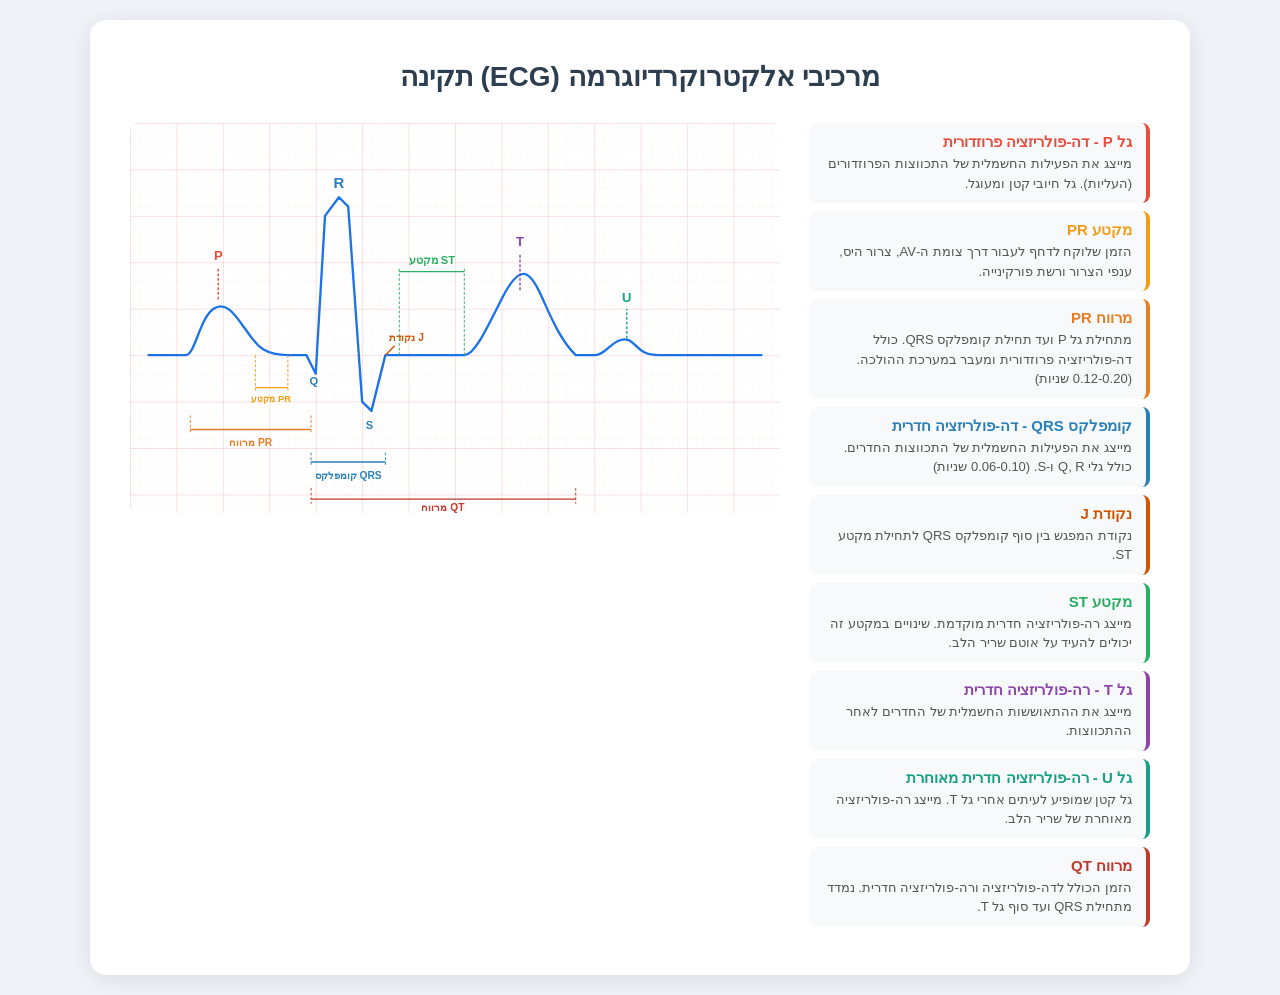
<file: ecg-diagram.html>
<!DOCTYPE html>
<html lang="he" dir="rtl">
<head>
    <meta charset="UTF-8">
    <meta name="viewport" content="width=device-width, initial-scale=1.0">
    <title>ECG - תרשים אלקטרוקרדיוגרמה</title>
    <style>
        * { margin: 0; padding: 0; box-sizing: border-box; }
        body {
            font-family: 'Segoe UI', Tahoma, Arial, sans-serif;
            background: #f0f4f8;
            display: flex;
            justify-content: center;
            align-items: center;
            min-height: 100vh;
            padding: 20px;
        }
        .container {
            background: white;
            border-radius: 16px;
            box-shadow: 0 4px 24px rgba(0,0,0,0.1);
            padding: 40px;
            max-width: 1100px;
            width: 100%;
        }
        h1 {
            text-align: center;
            color: #2c3e50;
            margin-bottom: 30px;
            font-size: 28px;
        }
        .ecg-wrapper {
            display: flex;
            gap: 30px;
            align-items: flex-start;
        }
        .ecg-svg-container {
            flex: 1;
            min-width: 0;
        }
        svg {
            width: 100%;
            height: auto;
        }
        .legend {
            width: 340px;
            flex-shrink: 0;
        }
        .legend-item {
            padding: 10px 14px;
            margin-bottom: 8px;
            border-radius: 8px;
            border-right: 4px solid;
            background: #f8f9fa;
            cursor: pointer;
            transition: all 0.2s;
        }
        .legend-item:hover {
            background: #e8f4fd;
            transform: translateX(-3px);
        }
        .legend-item.active {
            background: #e8f4fd;
            box-shadow: 0 2px 8px rgba(0,0,0,0.1);
        }
        .legend-title {
            font-weight: 700;
            font-size: 15px;
            margin-bottom: 3px;
        }
        .legend-desc {
            font-size: 13px;
            color: #555;
            line-height: 1.5;
        }
        .color-p { border-color: #e74c3c; }
        .color-p .legend-title { color: #e74c3c; }
        .color-pr { border-color: #e67e22; }
        .color-pr .legend-title { color: #e67e22; }
        .color-qrs { border-color: #2980b9; }
        .color-qrs .legend-title { color: #2980b9; }
        .color-st { border-color: #27ae60; }
        .color-st .legend-title { color: #27ae60; }
        .color-t { border-color: #8e44ad; }
        .color-t .legend-title { color: #8e44ad; }
        .color-u { border-color: #16a085; }
        .color-u .legend-title { color: #16a085; }
        .color-j { border-color: #d35400; }
        .color-j .legend-title { color: #d35400; }
        .color-qt { border-color: #c0392b; }
        .color-qt .legend-title { color: #c0392b; }
        .color-pri { border-color: #f39c12; }
        .color-pri .legend-title { color: #f39c12; }

        /* SVG highlight styles */
        .ecg-highlight { opacity: 0; transition: opacity 0.3s; }
        .ecg-highlight.show { opacity: 0.15; }
        .ecg-label { font-family: 'Segoe UI', Tahoma, Arial, sans-serif; }

        @media (max-width: 900px) {
            .ecg-wrapper { flex-direction: column; }
            .legend { width: 100%; }
        }
    </style>
</head>
<body>
    <div class="container">
        <h1>מרכיבי אלקטרוקרדיוגרמה (ECG) תקינה</h1>
        <div class="ecg-wrapper">
            <div class="legend">
                <div class="legend-item color-p" data-part="p">
                    <div class="legend-title">גל P - דה-פולריזציה פרוזדורית</div>
                    <div class="legend-desc">מייצג את הפעילות החשמלית של התכווצות הפרוזדורים (העליות). גל חיובי קטן ומעוגל.</div>
                </div>
                <div class="legend-item color-pri" data-part="pri">
                    <div class="legend-title">מקטע PR</div>
                    <div class="legend-desc">הזמן שלוקח לדחף לעבור דרך צומת ה-AV, צרור היס, ענפי הצרור ורשת פורקינייה.</div>
                </div>
                <div class="legend-item color-pr" data-part="pr">
                    <div class="legend-title">מרווח PR</div>
                    <div class="legend-desc">מתחילת גל P ועד תחילת קומפלקס QRS. כולל דה-פולריזציה פרוזדורית ומעבר במערכת ההולכה. (0.12-0.20 שניות)</div>
                </div>
                <div class="legend-item color-qrs" data-part="qrs">
                    <div class="legend-title">קומפלקס QRS - דה-פולריזציה חדרית</div>
                    <div class="legend-desc">מייצג את הפעילות החשמלית של התכווצות החדרים. כולל גלי Q, R ו-S. (0.06-0.10 שניות)</div>
                </div>
                <div class="legend-item color-j" data-part="j">
                    <div class="legend-title">נקודת J</div>
                    <div class="legend-desc">נקודת המפגש בין סוף קומפלקס QRS לתחילת מקטע ST.</div>
                </div>
                <div class="legend-item color-st" data-part="st">
                    <div class="legend-title">מקטע ST</div>
                    <div class="legend-desc">מייצג רה-פולריזציה חדרית מוקדמת. שינויים במקטע זה יכולים להעיד על אוטם שריר הלב.</div>
                </div>
                <div class="legend-item color-t" data-part="t">
                    <div class="legend-title">גל T - רה-פולריזציה חדרית</div>
                    <div class="legend-desc">מייצג את ההתאוששות החשמלית של החדרים לאחר ההתכווצות.</div>
                </div>
                <div class="legend-item color-u" data-part="u">
                    <div class="legend-title">גל U - רה-פולריזציה חדרית מאוחרת</div>
                    <div class="legend-desc">גל קטן שמופיע לעיתים אחרי גל T. מייצג רה-פולריזציה מאוחרת של שריר הלב.</div>
                </div>
                <div class="legend-item color-qt" data-part="qt">
                    <div class="legend-title">מרווח QT</div>
                    <div class="legend-desc">הזמן הכולל לדה-פולריזציה ורה-פולריזציה חדרית. נמדד מתחילת QRS ועד סוף גל T.</div>
                </div>
            </div>
            <div class="ecg-svg-container">
                <svg viewBox="0 0 700 420" xmlns="http://www.w3.org/2000/svg">
                    <!-- Grid background -->
                    <defs>
                        <pattern id="smallGrid" width="10" height="10" patternUnits="userSpaceOnUse">
                            <path d="M 10 0 L 0 0 0 10" fill="none" stroke="#fce4e4" stroke-width="0.5"/>
                        </pattern>
                        <pattern id="grid" width="50" height="50" patternUnits="userSpaceOnUse">
                            <rect width="50" height="50" fill="url(#smallGrid)"/>
                            <path d="M 50 0 L 0 0 0 50" fill="none" stroke="#f5c6c6" stroke-width="1"/>
                        </pattern>
                    </defs>
                    <rect width="700" height="420" fill="url(#grid)" rx="8"/>

                    <!-- Highlight regions (hidden by default) -->
                    <rect class="ecg-highlight" id="hl-p" x="60" y="120" width="80" height="160" fill="#e74c3c" rx="4"/>
                    <rect class="ecg-highlight" id="hl-pri" x="110" y="120" width="60" height="160" fill="#f39c12" rx="4"/>
                    <rect class="ecg-highlight" id="hl-pr" x="60" y="280" width="140" height="40" fill="#e67e22" rx="4"/>
                    <rect class="ecg-highlight" id="hl-qrs" x="170" y="80" width="110" height="240" fill="#2980b9" rx="4"/>
                    <rect class="ecg-highlight" id="hl-j" x="270" y="220" width="20" height="60" fill="#d35400" rx="4"/>
                    <rect class="ecg-highlight" id="hl-st" x="280" y="120" width="80" height="160" fill="#27ae60" rx="4"/>
                    <rect class="ecg-highlight" id="hl-t" x="360" y="120" width="120" height="160" fill="#8e44ad" rx="4"/>
                    <rect class="ecg-highlight" id="hl-u" x="490" y="160" width="80" height="120" fill="#16a085" rx="4"/>
                    <rect class="ecg-highlight" id="hl-qt" x="170" y="330" width="310" height="40" fill="#c0392b" rx="4"/>

                    <!-- ECG Waveform -->
                    <path d="
                        M 20,250
                        L 60,250
                        C 70,250 75,210 90,200
                        C 105,190 115,210 130,230
                        C 135,235 140,250 170,250
                        L 190,250
                        L 195,260
                        L 200,270
                        L 210,100
                        L 225,80
                        L 235,90
                        L 250,300
                        L 260,310
                        L 275,250
                        L 290,250
                        L 360,250
                        C 370,250 380,230 400,190
                        C 420,150 430,160 440,180
                        C 450,200 460,230 480,250
                        L 500,250
                        C 510,250 515,240 525,235
                        C 535,230 540,235 545,240
                        C 550,245 555,250 570,250
                        L 680,250
                    " fill="none" stroke="#1a73e8" stroke-width="2.5" stroke-linecap="round" stroke-linejoin="round"/>

                    <!-- Labels with lines -->
                    <!-- P wave label -->
                    <line x1="95" y1="190" x2="95" y2="155" stroke="#e74c3c" stroke-width="1.5" stroke-dasharray="3,2"/>
                    <text x="95" y="148" text-anchor="middle" class="ecg-label" fill="#e74c3c" font-size="14" font-weight="bold">P</text>

                    <!-- PR segment -->
                    <line x1="135" y1="250" x2="135" y2="290" stroke="#f39c12" stroke-width="1" stroke-dasharray="3,2"/>
                    <line x1="170" y1="250" x2="170" y2="290" stroke="#f39c12" stroke-width="1" stroke-dasharray="3,2"/>
                    <line x1="135" y1="285" x2="170" y2="285" stroke="#f39c12" stroke-width="1.5" marker-start="url(#arrowLeft)" marker-end="url(#arrowRight)"/>
                    <text x="152" y="300" text-anchor="middle" class="ecg-label" fill="#f39c12" font-size="10" font-weight="bold">PR מקטע</text>

                    <!-- PR interval -->
                    <line x1="65" y1="315" x2="65" y2="335" stroke="#e67e22" stroke-width="1" stroke-dasharray="3,2"/>
                    <line x1="195" y1="315" x2="195" y2="335" stroke="#e67e22" stroke-width="1" stroke-dasharray="3,2"/>
                    <line x1="65" y1="330" x2="195" y2="330" stroke="#e67e22" stroke-width="1.5"/>
                    <text x="130" y="348" text-anchor="middle" class="ecg-label" fill="#e67e22" font-size="11" font-weight="bold">PR מרווח</text>

                    <!-- Q wave -->
                    <text x="198" y="282" text-anchor="middle" class="ecg-label" fill="#2980b9" font-size="12" font-weight="bold">Q</text>

                    <!-- R wave label -->
                    <text x="225" y="70" text-anchor="middle" class="ecg-label" fill="#2980b9" font-size="16" font-weight="bold">R</text>

                    <!-- S wave -->
                    <text x="258" y="330" text-anchor="middle" class="ecg-label" fill="#2980b9" font-size="12" font-weight="bold">S</text>

                    <!-- QRS complex bracket -->
                    <line x1="195" y1="355" x2="195" y2="370" stroke="#2980b9" stroke-width="1" stroke-dasharray="3,2"/>
                    <line x1="275" y1="355" x2="275" y2="370" stroke="#2980b9" stroke-width="1" stroke-dasharray="3,2"/>
                    <line x1="195" y1="365" x2="275" y2="365" stroke="#2980b9" stroke-width="1.5"/>
                    <text x="235" y="383" text-anchor="middle" class="ecg-label" fill="#2980b9" font-size="11" font-weight="bold">QRS קומפלקס</text>

                    <!-- J point -->
                    <line x1="275" y1="250" x2="285" y2="240" stroke="#d35400" stroke-width="1.5"/>
                    <text x="298" y="235" text-anchor="middle" class="ecg-label" fill="#d35400" font-size="11" font-weight="bold">J נקודת</text>

                    <!-- ST segment -->
                    <line x1="290" y1="250" x2="290" y2="155" stroke="#27ae60" stroke-width="1" stroke-dasharray="3,2"/>
                    <line x1="360" y1="250" x2="360" y2="155" stroke="#27ae60" stroke-width="1" stroke-dasharray="3,2"/>
                    <line x1="290" y1="160" x2="360" y2="160" stroke="#27ae60" stroke-width="1.5"/>
                    <text x="325" y="152" text-anchor="middle" class="ecg-label" fill="#27ae60" font-size="12" font-weight="bold">ST מקטע</text>

                    <!-- T wave label -->
                    <line x1="420" y1="180" x2="420" y2="140" stroke="#8e44ad" stroke-width="1.5" stroke-dasharray="3,2"/>
                    <text x="420" y="132" text-anchor="middle" class="ecg-label" fill="#8e44ad" font-size="14" font-weight="bold">T</text>

                    <!-- U wave label -->
                    <line x1="535" y1="232" x2="535" y2="200" stroke="#16a085" stroke-width="1.5" stroke-dasharray="3,2"/>
                    <text x="535" y="193" text-anchor="middle" class="ecg-label" fill="#16a085" font-size="14" font-weight="bold">U</text>

                    <!-- QT interval -->
                    <line x1="195" y1="393" x2="195" y2="410" stroke="#c0392b" stroke-width="1" stroke-dasharray="3,2"/>
                    <line x1="480" y1="393" x2="480" y2="410" stroke="#c0392b" stroke-width="1" stroke-dasharray="3,2"/>
                    <line x1="195" y1="405" x2="480" y2="405" stroke="#c0392b" stroke-width="1.5"/>
                    <text x="337" y="418" text-anchor="middle" class="ecg-label" fill="#c0392b" font-size="11" font-weight="bold">QT מרווח</text>
                </svg>
            </div>
        </div>
    </div>

    <script>
        document.querySelectorAll('.legend-item').forEach(item => {
            item.addEventListener('mouseenter', () => {
                const part = item.dataset.part;
                const hl = document.getElementById('hl-' + part);
                if (hl) hl.classList.add('show');
                item.classList.add('active');
            });
            item.addEventListener('mouseleave', () => {
                const part = item.dataset.part;
                const hl = document.getElementById('hl-' + part);
                if (hl) hl.classList.remove('show');
                item.classList.remove('active');
            });
        });
    </script>
</body>
</html>
</file>
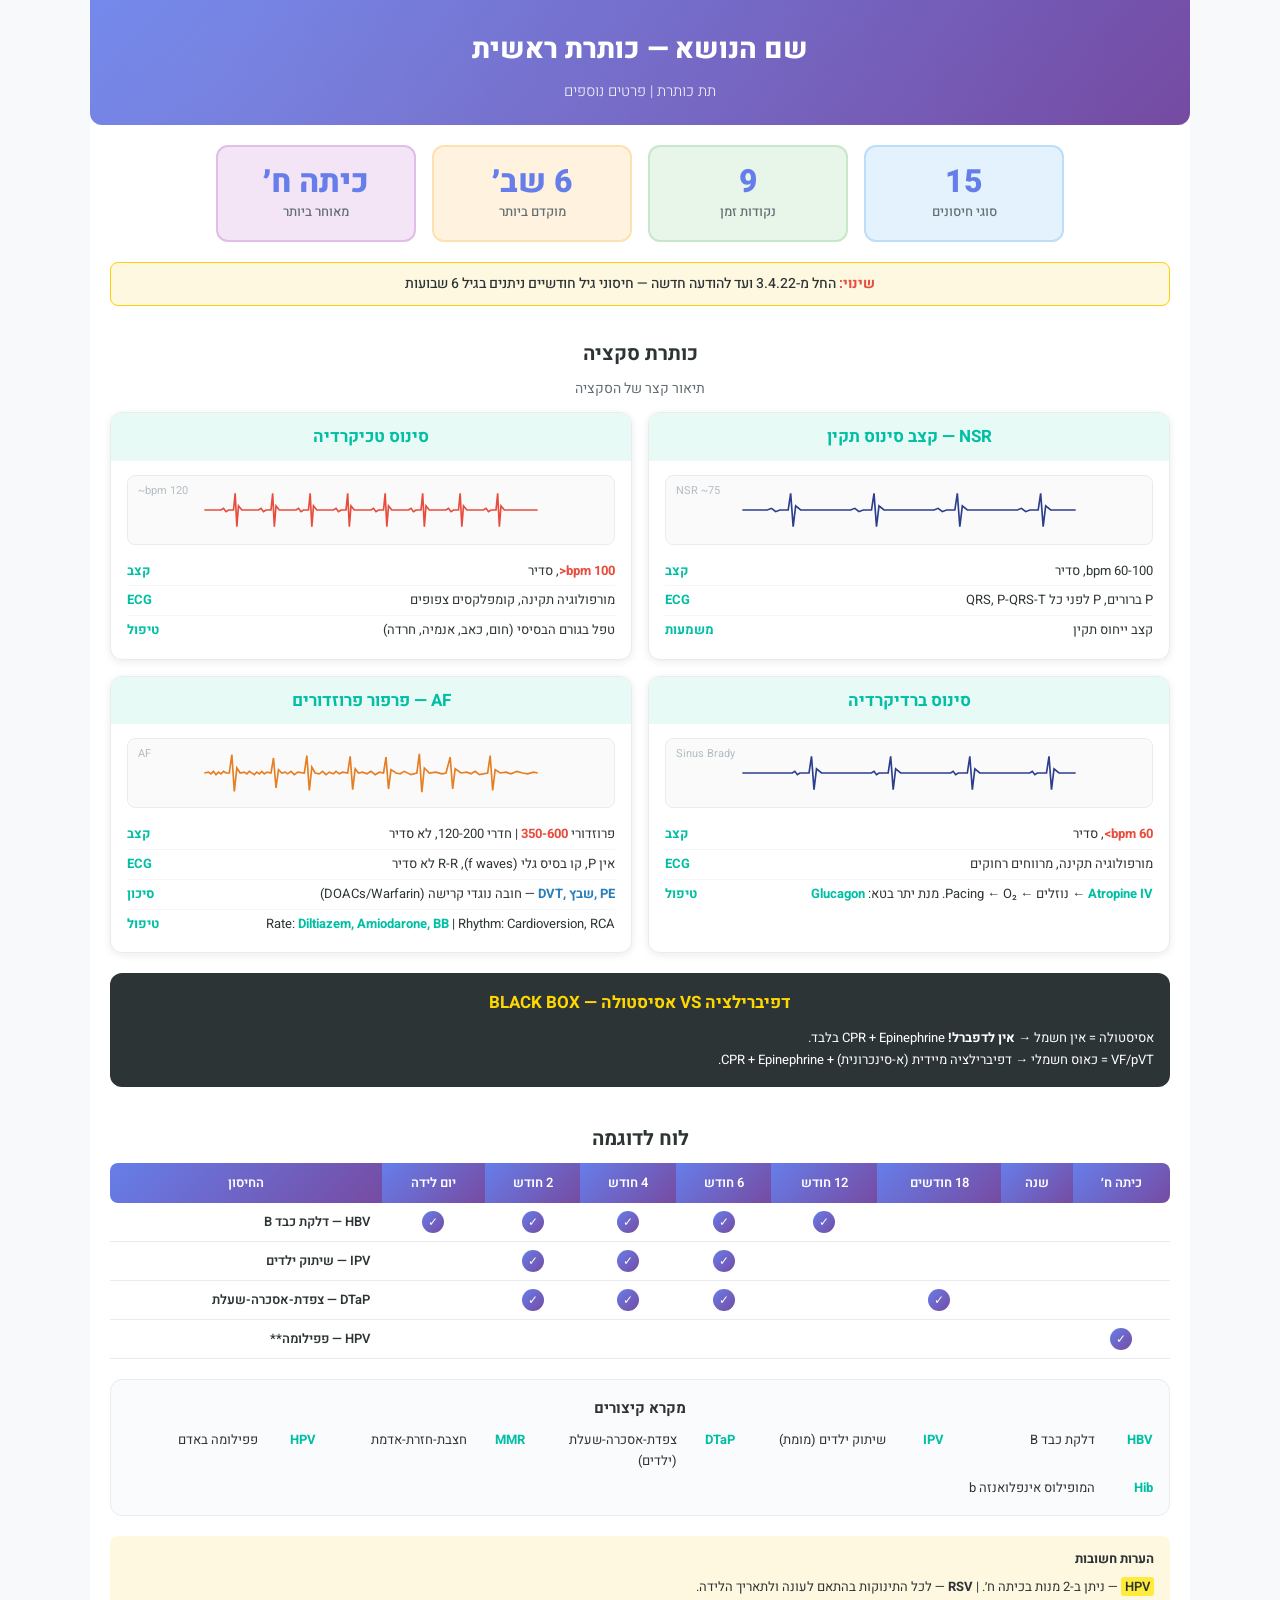
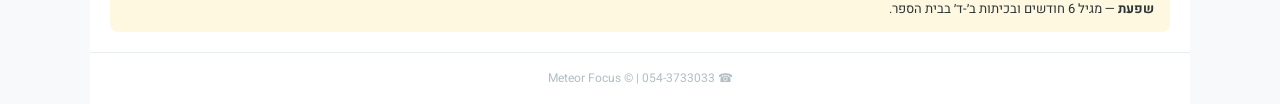
<file: meteor-focus-template.html>
<!DOCTYPE html>
<html lang="he" dir="rtl">
<head>
  <meta charset="UTF-8">
  <meta name="viewport" content="width=device-width, initial-scale=1.0">
  <title>Meteor Focus — תבנית עיצוב</title>
  <link rel="stylesheet" href="meteor-focus-style.css">
  <style>
    /* Page-specific overrides go here */
  </style>
</head>
<body>
  <div class="mf-page">

    <!-- ===== HEADER BANNER ===== -->
    <div class="mf-header">
      <h1>שם הנושא — כותרת ראשית</h1>
      <div class="mf-subtitle">תת כותרת | פרטים נוספים</div>
    </div>

    <!-- ===== STAT BOXES (optional) ===== -->
    <div class="mf-stats">
      <div class="mf-stat-box blue">
        <span class="mf-stat-number">15</span>
        <span class="mf-stat-label">סוגי חיסונים</span>
      </div>
      <div class="mf-stat-box green">
        <span class="mf-stat-number">9</span>
        <span class="mf-stat-label">נקודות זמן</span>
      </div>
      <div class="mf-stat-box orange">
        <span class="mf-stat-number">6 שב׳</span>
        <span class="mf-stat-label">מוקדם ביותר</span>
      </div>
      <div class="mf-stat-box purple">
        <span class="mf-stat-number">כיתה ח׳</span>
        <span class="mf-stat-label">מאוחר ביותר</span>
      </div>
    </div>

    <!-- ===== NOTICE BAR (optional) ===== -->
    <div class="mf-notice">
      <strong>שינוי:</strong> החל מ-3.4.22 ועד להודעה חדשה — חיסוני גיל חודשיים ניתנים בגיל 6 שבועות
    </div>

    <!-- ===== SECTION TITLE ===== -->
    <div class="mf-section-title">כותרת סקציה</div>
    <div class="mf-section-subtitle">תיאור קצר של הסקציה</div>

    <!-- ===== TWO COLUMN CARD GRID ===== -->
    <div class="mf-grid">

      <!-- Card 1: NSR -->
      <div class="mf-card">
        <div class="mf-card-header">
          <h3>NSR — קצב סינוס תקין</h3>
        </div>
        <div class="mf-card-body">
          <div class="mf-ecg-box">
            <span class="mf-ecg-label">NSR ~75</span>
            <svg viewBox="0 0 400 60" xmlns="http://www.w3.org/2000/svg">
              <path d="M0,30 L30,30 L35,28 L40,32 L45,30 L55,30 L58,10 L61,50 L64,25 L70,30 L100,30
                       L130,30 L135,28 L140,32 L145,30 L155,30 L158,10 L161,50 L164,25 L170,30 L200,30
                       L230,30 L235,28 L240,32 L245,30 L255,30 L258,10 L261,50 L264,25 L270,30 L300,30
                       L330,30 L335,28 L340,32 L345,30 L355,30 L358,10 L361,50 L364,25 L370,30 L400,30"
                    fill="none" stroke="#2c3e8c" stroke-width="2"/>
            </svg>
          </div>
          <div class="mf-info-row">
            <span class="mf-info-value">60-100 bpm, סדיר</span>
            <span class="mf-info-label">קצב</span>
          </div>
          <div class="mf-info-row">
            <span class="mf-info-value">P ברורים, P לפני כל QRS, P-QRS-T</span>
            <span class="mf-info-label">ECG</span>
          </div>
          <div class="mf-info-row">
            <span class="mf-info-value">קצב ייחוס תקין</span>
            <span class="mf-info-label">משמעות</span>
          </div>
        </div>
      </div>

      <!-- Card 2: Sinus Tachy -->
      <div class="mf-card">
        <div class="mf-card-header">
          <h3>סינוס טכיקרדיה</h3>
        </div>
        <div class="mf-card-body">
          <div class="mf-ecg-box">
            <span class="mf-ecg-label">bpm 120~</span>
            <svg viewBox="0 0 400 60" xmlns="http://www.w3.org/2000/svg">
              <path d="M0,30 L20,30 L23,28 L26,32 L29,30 L35,30 L37,10 L39,50 L41,25 L45,30 L65,30
                       L68,28 L71,32 L74,30 L80,30 L82,10 L84,50 L86,25 L90,30 L110,30
                       L113,28 L116,32 L119,30 L125,30 L127,10 L129,50 L131,25 L135,30 L155,30
                       L158,28 L161,32 L164,30 L170,30 L172,10 L174,50 L176,25 L180,30 L200,30
                       L203,28 L206,32 L209,30 L215,30 L217,10 L219,50 L221,25 L225,30 L245,30
                       L248,28 L251,32 L254,30 L260,30 L262,10 L264,50 L266,25 L270,30 L290,30
                       L293,28 L296,32 L299,30 L305,30 L307,10 L309,50 L311,25 L315,30 L335,30
                       L338,28 L341,32 L344,30 L350,30 L352,10 L354,50 L356,25 L360,30 L400,30"
                    fill="none" stroke="#e74c3c" stroke-width="2"/>
            </svg>
          </div>
          <div class="mf-info-row">
            <span class="mf-info-value"><span class="highlight">bpm 100&lt;</span>, סדיר</span>
            <span class="mf-info-label">קצב</span>
          </div>
          <div class="mf-info-row">
            <span class="mf-info-value">מורפולוגיה תקינה, קומפלקסים צפופים</span>
            <span class="mf-info-label">ECG</span>
          </div>
          <div class="mf-info-row">
            <span class="mf-info-value">טפל בגורם הבסיסי (חום, כאב, אנמיה, חרדה)</span>
            <span class="mf-info-label">טיפול</span>
          </div>
        </div>
      </div>

      <!-- Card 3: Sinus Brady -->
      <div class="mf-card">
        <div class="mf-card-header">
          <h3>סינוס ברדיקרדיה</h3>
        </div>
        <div class="mf-card-body">
          <div class="mf-ecg-box">
            <span class="mf-ecg-label">Sinus Brady</span>
            <svg viewBox="0 0 400 60" xmlns="http://www.w3.org/2000/svg">
              <path d="M0,30 L60,30 L63,28 L66,32 L69,30 L80,30 L83,10 L86,50 L89,25 L95,30
                       L155,30 L158,28 L161,32 L164,30 L175,30 L178,10 L181,50 L184,25 L190,30
                       L250,30 L253,28 L256,32 L259,30 L270,30 L273,10 L276,50 L279,25 L285,30
                       L345,30 L348,28 L351,32 L354,30 L365,30 L368,10 L371,50 L374,25 L380,30 L400,30"
                    fill="none" stroke="#2c3e8c" stroke-width="2"/>
            </svg>
          </div>
          <div class="mf-info-row">
            <span class="mf-info-value"><span class="highlight">bpm 60&gt;</span>, סדיר</span>
            <span class="mf-info-label">קצב</span>
          </div>
          <div class="mf-info-row">
            <span class="mf-info-value">מורפולוגיה תקינה, מרווחים רחוקים</span>
            <span class="mf-info-label">ECG</span>
          </div>
          <div class="mf-info-row">
            <span class="mf-info-value"><span class="drug">Atropine IV</span> ← נוזלים ← Pacing ← O₂. מנת יתר בטא: <span class="drug">Glucagon</span></span>
            <span class="mf-info-label">טיפול</span>
          </div>
        </div>
      </div>

      <!-- Card 4: AF -->
      <div class="mf-card">
        <div class="mf-card-header">
          <h3>AF — פרפור פרוזדורים</h3>
        </div>
        <div class="mf-card-body">
          <div class="mf-ecg-box">
            <span class="mf-ecg-label">AF</span>
            <svg viewBox="0 0 400 60" xmlns="http://www.w3.org/2000/svg">
              <path d="M0,30 L5,29 L8,31 L11,28 L14,32 L17,29 L20,31 L23,28 L26,30 L30,30
                       L33,8 L36,52 L39,24 L43,30 L48,29 L51,31 L54,28 L60,32 L63,29 L66,31
                       L69,28 L72,31 L75,29 L80,30 L83,12 L86,48 L89,26 L93,30
                       L97,29 L100,31 L104,28 L108,32 L112,29 L120,30 L123,9 L126,51 L129,23 L133,30
                       L138,31 L142,28 L146,32 L150,29 L155,31 L158,28 L162,31 L166,29 L172,30
                       L175,10 L178,50 L181,25 L185,30
                       L190,29 L195,31 L200,28 L205,32 L210,29 L215,30 L218,11 L221,49 L224,26 L230,30
                       L235,31 L240,28 L248,32 L255,30 L258,7 L261,53 L264,24 L270,30
                       L278,29 L285,31 L290,30 L295,11 L298,49 L301,25 L308,30
                       L315,29 L320,31 L325,28 L330,32 L340,30 L343,9 L346,51 L349,26 L355,30
                       L362,29 L368,31 L375,28 L382,30 L388,31 L395,29 L400,30"
                    fill="none" stroke="#e67e22" stroke-width="2"/>
            </svg>
          </div>
          <div class="mf-info-row">
            <span class="mf-info-value">פרוזדורי <span class="highlight">350-600</span> | חדרי 120-200, לא סדיר</span>
            <span class="mf-info-label">קצב</span>
          </div>
          <div class="mf-info-row">
            <span class="mf-info-value">אין P, קו בסיס גלי (f waves), R-R לא סדיר</span>
            <span class="mf-info-label">ECG</span>
          </div>
          <div class="mf-info-row">
            <span class="mf-info-value"><span class="important">PE ,שבץ ,DVT</span> — חובה נוגדי קרישה (DOACs/Warfarin)</span>
            <span class="mf-info-label">סיכון</span>
          </div>
          <div class="mf-info-row">
            <span class="mf-info-value">Rate: <span class="drug">Diltiazem, Amiodarone, BB</span> | Rhythm: Cardioversion, RCA</span>
            <span class="mf-info-label">טיפול</span>
          </div>
        </div>
      </div>

    </div><!-- end .mf-grid -->

    <!-- ===== FULL WIDTH DARK BOX ===== -->
    <div class="mf-blackbox">
      <h3>דפיברילציה VS אסיסטולה — BLACK BOX</h3>
      <p>אסיסטולה = אין חשמל → <strong>אין לדפברל!</strong> CPR + Epinephrine בלבד.</p>
      <p>VF/pVT = כאוס חשמלי → דפיברילציה מיידית (א-סינכרונית) + CPR + Epinephrine.</p>
    </div>

    <!-- ===== SAMPLE TABLE ===== -->
    <div class="mf-section-title">לוח לדוגמה</div>
    <div class="mf-table-wrapper">
      <table class="mf-table">
        <thead>
          <tr>
            <th>כיתה ח׳</th>
            <th>שנה</th>
            <th>18 חודשים</th>
            <th>12 חודש</th>
            <th>6 חודש</th>
            <th>4 חודש</th>
            <th>2 חודש</th>
            <th>יום לידה</th>
            <th>החיסון</th>
          </tr>
        </thead>
        <tbody>
          <tr>
            <td></td>
            <td></td>
            <td></td>
            <td><span class="mf-check"></span></td>
            <td><span class="mf-check"></span></td>
            <td><span class="mf-check"></span></td>
            <td><span class="mf-check"></span></td>
            <td><span class="mf-check"></span></td>
            <td>HBV — דלקת כבד B</td>
          </tr>
          <tr>
            <td></td>
            <td></td>
            <td></td>
            <td></td>
            <td><span class="mf-check"></span></td>
            <td><span class="mf-check"></span></td>
            <td><span class="mf-check"></span></td>
            <td></td>
            <td>IPV — שיתוק ילדים</td>
          </tr>
          <tr>
            <td></td>
            <td></td>
            <td><span class="mf-check"></span></td>
            <td></td>
            <td><span class="mf-check"></span></td>
            <td><span class="mf-check"></span></td>
            <td><span class="mf-check"></span></td>
            <td></td>
            <td>DTaP — צפדת-אסכרה-שעלת</td>
          </tr>
          <tr>
            <td><span class="mf-check"></span></td>
            <td></td>
            <td></td>
            <td></td>
            <td></td>
            <td></td>
            <td></td>
            <td></td>
            <td>HPV — פפילומה**</td>
          </tr>
        </tbody>
      </table>
    </div>

    <!-- ===== LEGEND BOX ===== -->
    <div class="mf-legend">
      <h4>מקרא קיצורים</h4>
      <div class="mf-legend-grid">
        <div class="mf-legend-item">
          <span class="abbr">HBV</span>
          <span>דלקת כבד B</span>
        </div>
        <div class="mf-legend-item">
          <span class="abbr">IPV</span>
          <span>שיתוק ילדים (מומת)</span>
        </div>
        <div class="mf-legend-item">
          <span class="abbr">DTaP</span>
          <span>צפדת-אסכרה-שעלת (ילדים)</span>
        </div>
        <div class="mf-legend-item">
          <span class="abbr">MMR</span>
          <span>חצבת-חזרת-אדמת</span>
        </div>
        <div class="mf-legend-item">
          <span class="abbr">HPV</span>
          <span>פפילומה באדם</span>
        </div>
        <div class="mf-legend-item">
          <span class="abbr">Hib</span>
          <span>המופילוס אינפלואנזה b</span>
        </div>
      </div>
    </div>

    <!-- ===== NOTES ===== -->
    <div class="mf-notes">
      <h4>הערות חשובות</h4>
      <p><span class="highlight">HPV</span> — ניתן ב-2 מנות בכיתה ח׳. | <strong>RSV</strong> — לכל התינוקות בהתאם לעונה ולתאריך הלידה.</p>
      <p><strong>שפעת</strong> — מגיל 6 חודשים ובכיתות ב׳-ד׳ בבית הספר.</p>
    </div>

    <!-- ===== FOOTER ===== -->
    <div class="mf-footer">
      ☎ 054-3733033 | © Meteor Focus
    </div>

  </div><!-- end .mf-page -->
</body>
</html>
</file>
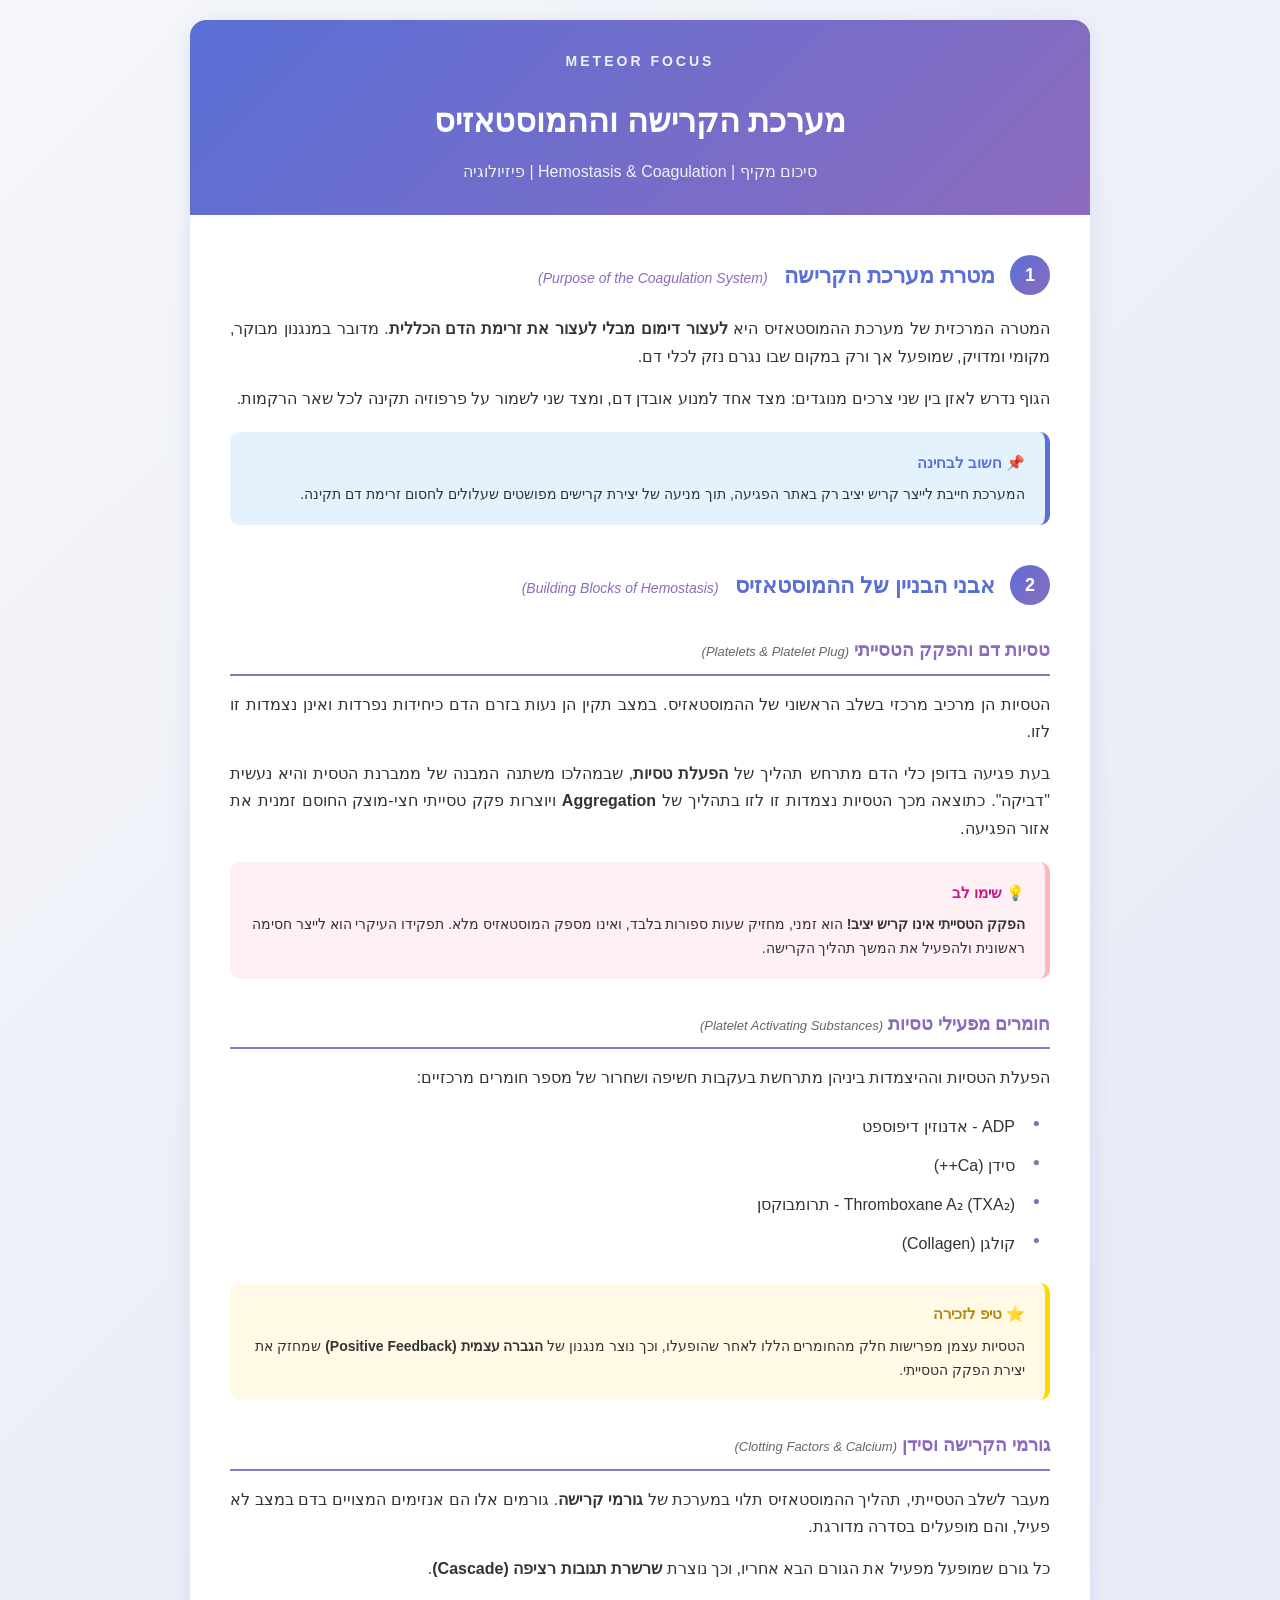
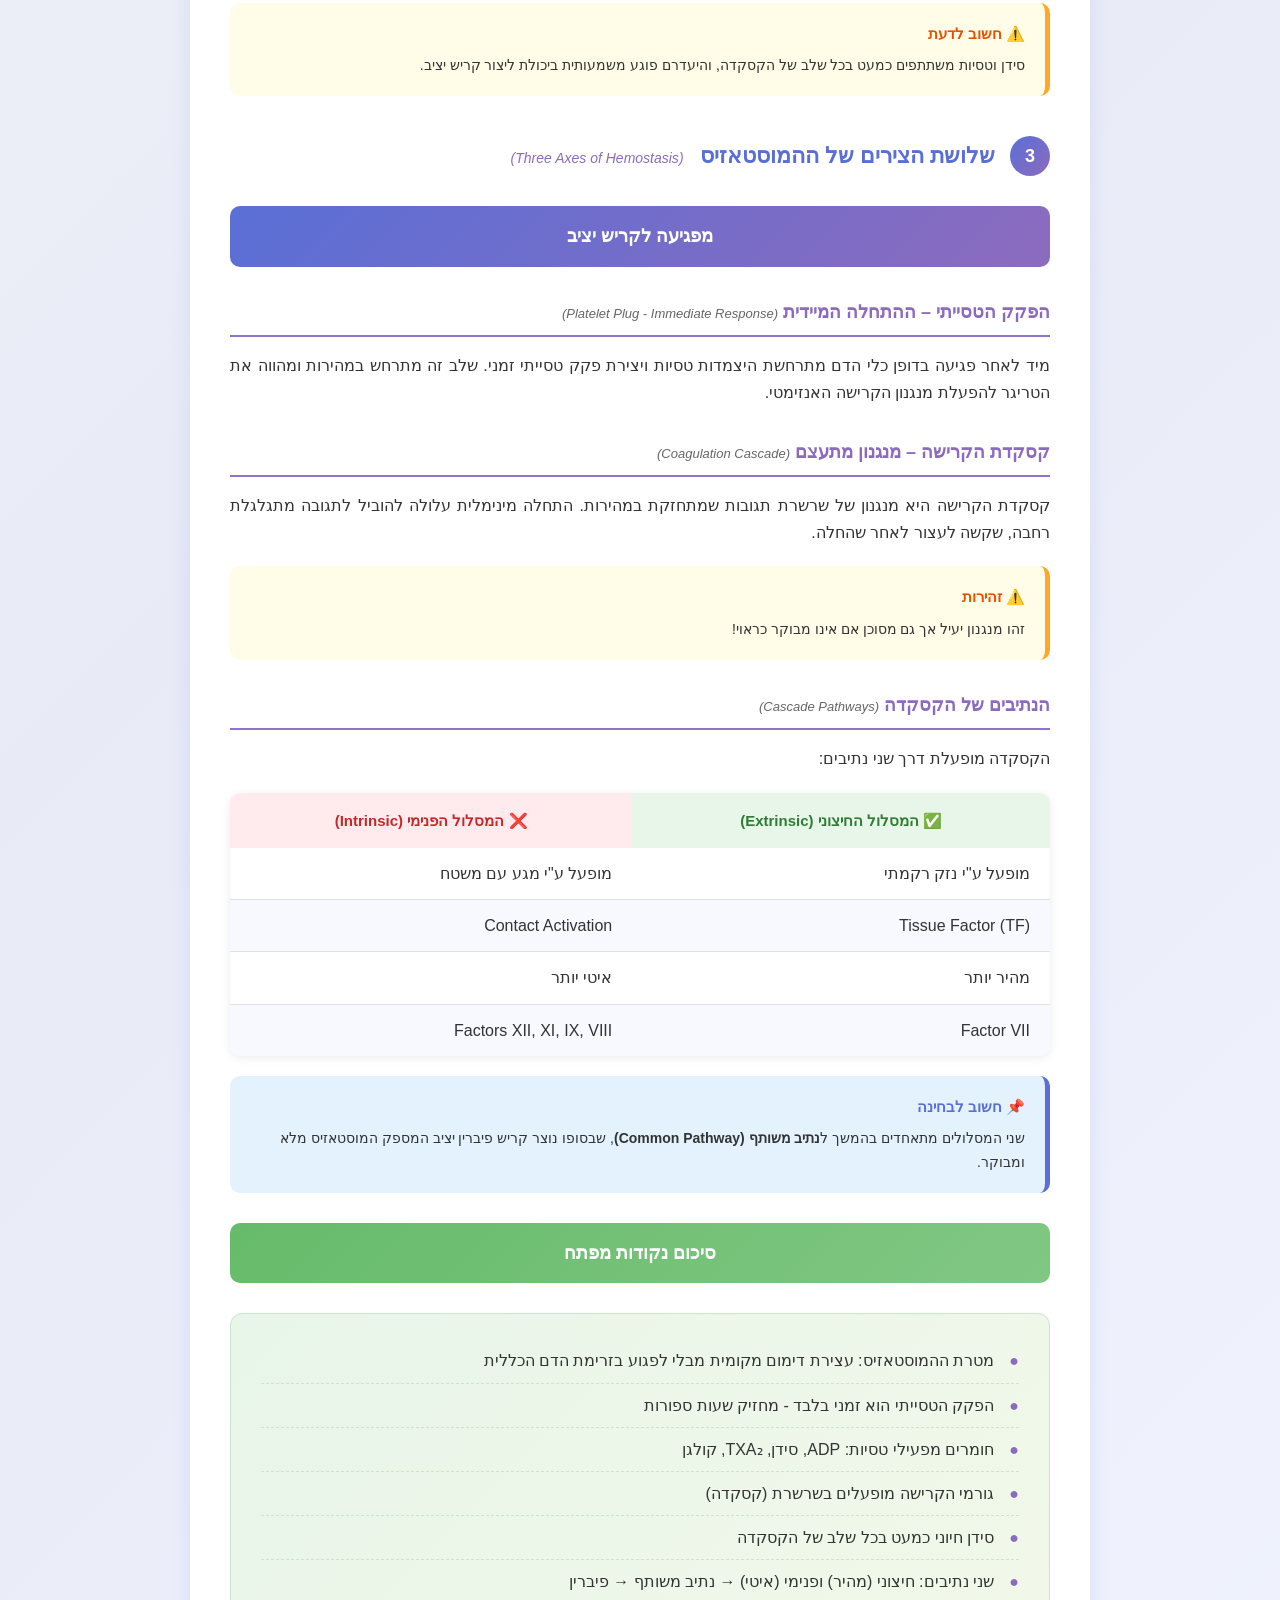
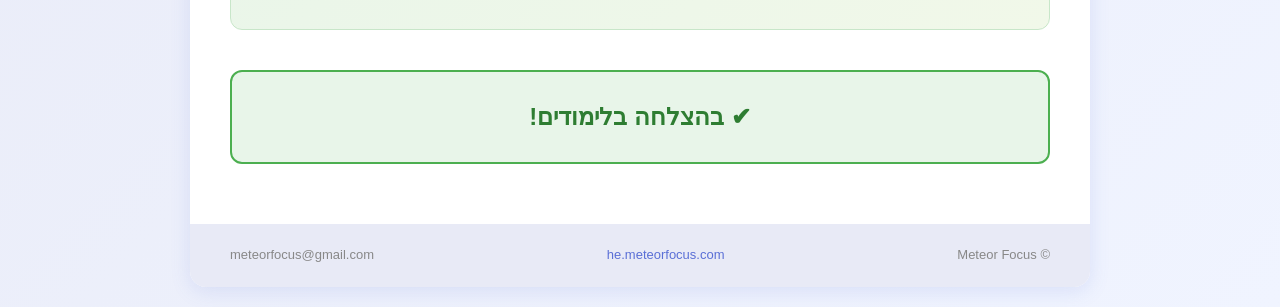
<file: pdf_templates/output/hemostasis_summary.html>
<!DOCTYPE html>
<html lang="he" dir="rtl">
<head>
    <meta charset="UTF-8">
    <meta name="viewport" content="width=device-width, initial-scale=1.0">
    <title>מערכת הקרישה וההמוסטאזיס | Meteor Focus</title>
    <style>
        /* ============================================
           Meteor Focus Design System - CSS
           ============================================ */

        :root {
            /* Brand Colors */
            --meteor-blue: #5A6FD6;
            --meteor-purple: #8C6BBE;
            --meteor-light: #8F73C8;
            --meteor-icon: #5F6FDB;

            /* Info Box Colors */
            --box-tip-bg: #FFF9E6;
            --box-tip-border: #FFD700;
            --box-note-bg: #FFF0F5;
            --box-note-border: #FFB6C1;
            --box-warn-bg: #FFFDE7;
            --box-warn-border: #FFA726;
            --box-remember-bg: #E3F2FD;
            --box-remember-border: #5A6FD6;
            --box-forbid-bg: #FFEBEE;
            --box-forbid-border: #E53935;
            --box-success-bg: #E8F5E9;
            --box-success-border: #4CAF50;

            /* Table Colors */
            --header-lavender: #E8EAF6;
            --zebra-light: #F8F9FF;
            --grid-light: #E0E0E0;

            /* Text Colors */
            --text-dark: #333333;
            --text-gray: #666666;
            --text-light-gray: #888888;
        }

        * {
            box-sizing: border-box;
            margin: 0;
            padding: 0;
        }

        body {
            font-family: 'Segoe UI', Tahoma, Geneva, Verdana, sans-serif;
            background: linear-gradient(135deg, #f5f7fa 0%, #e8eaf6 50%, #f0f4ff 100%);
            min-height: 100vh;
            padding: 20px;
            color: var(--text-dark);
            line-height: 1.7;
        }

        .container {
            max-width: 900px;
            margin: 0 auto;
            background: #fff;
            border-radius: 16px;
            box-shadow: 0 4px 20px rgba(90, 111, 214, 0.15);
            overflow: hidden;
        }

        /* Header */
        .header {
            background: linear-gradient(135deg, var(--meteor-blue) 0%, var(--meteor-purple) 100%);
            color: white;
            padding: 30px 40px;
            text-align: center;
        }

        .header .logo {
            font-size: 14px;
            font-weight: bold;
            letter-spacing: 3px;
            margin-bottom: 20px;
            opacity: 0.9;
        }

        .header h1 {
            font-size: 32px;
            font-weight: bold;
            margin-bottom: 10px;
        }

        .header .subtitle {
            font-size: 16px;
            opacity: 0.9;
        }

        /* Content */
        .content {
            padding: 40px;
        }

        /* Section Heading */
        .section-heading {
            display: flex;
            align-items: center;
            gap: 15px;
            margin: 40px 0 20px 0;
        }

        .section-heading:first-child {
            margin-top: 0;
        }

        .section-number {
            width: 40px;
            height: 40px;
            background: linear-gradient(135deg, var(--meteor-blue) 0%, var(--meteor-purple) 100%);
            border-radius: 50%;
            display: flex;
            align-items: center;
            justify-content: center;
            color: white;
            font-weight: bold;
            font-size: 18px;
            flex-shrink: 0;
        }

        .section-title {
            font-size: 22px;
            font-weight: bold;
            color: var(--meteor-blue);
        }

        .section-title-en {
            font-size: 14px;
            color: var(--meteor-purple);
            font-style: italic;
            font-weight: normal;
            margin-right: 10px;
        }

        /* Subsection */
        .subsection-heading {
            font-size: 18px;
            font-weight: bold;
            color: var(--meteor-purple);
            margin: 30px 0 15px 0;
            padding-bottom: 8px;
            border-bottom: 2px solid var(--meteor-light);
        }

        .subsection-heading .en {
            font-size: 13px;
            font-style: italic;
            font-weight: normal;
            color: var(--text-gray);
        }

        /* Paragraph */
        p {
            margin-bottom: 15px;
            text-align: justify;
        }

        /* Info Boxes */
        .info-box {
            border-radius: 10px;
            padding: 18px 20px;
            margin: 20px 0;
            border-right: 5px solid;
            position: relative;
        }

        .info-box .box-title {
            font-weight: bold;
            font-size: 15px;
            margin-bottom: 8px;
            display: flex;
            align-items: center;
            gap: 8px;
        }

        .info-box .box-content {
            font-size: 14px;
        }

        /* Tip Box - ⭐ */
        .info-box.tip {
            background: var(--box-tip-bg);
            border-color: var(--box-tip-border);
        }
        .info-box.tip .box-title { color: #B8860B; }

        /* Note Box - 💡 */
        .info-box.note {
            background: var(--box-note-bg);
            border-color: var(--box-note-border);
        }
        .info-box.note .box-title { color: #C71585; }

        /* Warning Box - ⚠️ */
        .info-box.warning {
            background: var(--box-warn-bg);
            border-color: var(--box-warn-border);
        }
        .info-box.warning .box-title { color: #E65100; }

        /* Remember Box - 📌 */
        .info-box.remember {
            background: var(--box-remember-bg);
            border-color: var(--box-remember-border);
        }
        .info-box.remember .box-title { color: var(--meteor-blue); }

        /* Forbidden Box - 🚫 */
        .info-box.forbidden {
            background: var(--box-forbid-bg);
            border-color: var(--box-forbid-border);
        }
        .info-box.forbidden .box-title { color: #C62828; }

        /* Success Box - ✔ */
        .info-box.success {
            background: var(--box-success-bg);
            border-color: var(--box-success-border);
        }
        .info-box.success .box-title { color: #2E7D32; }

        /* Bullet List */
        .bullet-list {
            list-style: none;
            margin: 15px 0;
            padding-right: 10px;
        }

        .bullet-list li {
            padding: 6px 0;
            padding-right: 25px;
            position: relative;
        }

        .bullet-list li::before {
            content: "●";
            color: var(--meteor-purple);
            position: absolute;
            right: 0;
            font-size: 12px;
        }

        /* Gradient Bar */
        .gradient-bar {
            background: linear-gradient(135deg, var(--meteor-blue) 0%, var(--meteor-purple) 100%);
            color: white;
            padding: 15px 25px;
            border-radius: 10px;
            font-size: 18px;
            font-weight: bold;
            text-align: center;
            margin: 30px 0 20px 0;
        }

        .gradient-bar.green {
            background: linear-gradient(135deg, #66BB6A 0%, #81C784 100%);
        }

        .gradient-bar.orange {
            background: linear-gradient(135deg, #FF7043 0%, #FFB74D 100%);
        }

        /* Tables */
        .comparison-table {
            width: 100%;
            border-collapse: collapse;
            margin: 20px 0;
            border-radius: 10px;
            overflow: hidden;
            box-shadow: 0 2px 10px rgba(0,0,0,0.08);
        }

        .comparison-table th {
            padding: 15px 20px;
            font-weight: bold;
            font-size: 15px;
        }

        .comparison-table th.correct {
            background: #E8F5E9;
            color: #2E7D32;
        }

        .comparison-table th.incorrect {
            background: #FFEBEE;
            color: #C62828;
        }

        .comparison-table td {
            padding: 12px 20px;
            border-bottom: 1px solid var(--grid-light);
            vertical-align: top;
        }

        .comparison-table tr:last-child td {
            border-bottom: none;
        }

        .comparison-table tr:nth-child(even) td {
            background: var(--zebra-light);
        }

        /* Summary Box */
        .summary-box {
            background: linear-gradient(135deg, #E8F5E9 0%, #F1F8E9 100%);
            border-radius: 12px;
            padding: 25px 30px;
            margin: 30px 0;
            border: 1px solid #C8E6C9;
        }

        .summary-box h3 {
            color: #2E7D32;
            font-size: 18px;
            margin-bottom: 15px;
            text-align: center;
        }

        .summary-box ul {
            list-style: none;
        }

        .summary-box li {
            padding: 8px 0;
            padding-right: 25px;
            position: relative;
            border-bottom: 1px dashed #C8E6C9;
        }

        .summary-box li:last-child {
            border-bottom: none;
        }

        .summary-box li::before {
            content: "●";
            color: var(--meteor-purple);
            position: absolute;
            right: 0;
        }

        /* Footer */
        .footer {
            background: var(--header-lavender);
            padding: 20px 40px;
            display: flex;
            justify-content: space-between;
            align-items: center;
            font-size: 13px;
            color: var(--text-light-gray);
        }

        .footer a {
            color: var(--meteor-blue);
            text-decoration: none;
        }

        /* Success Banner */
        .success-banner {
            background: var(--box-success-bg);
            border: 2px solid var(--box-success-border);
            border-radius: 12px;
            padding: 25px;
            text-align: center;
            margin: 40px 0 20px 0;
        }

        .success-banner h2 {
            color: #2E7D32;
            font-size: 24px;
        }

        /* Responsive */
        @media (max-width: 768px) {
            .content {
                padding: 25px;
            }

            .header h1 {
                font-size: 24px;
            }

            .section-heading {
                flex-direction: column;
                text-align: center;
            }

            .comparison-table {
                font-size: 14px;
            }
        }
    </style>
</head>
<body>
    <div class="container">
        <!-- Header -->
        <header class="header">
            <div class="logo">METEOR FOCUS</div>
            <h1>מערכת הקרישה וההמוסטאזיס</h1>
            <div class="subtitle">סיכום מקיף | Hemostasis & Coagulation | פיזיולוגיה</div>
        </header>

        <!-- Content -->
        <main class="content">

            <!-- Section 1 -->
            <div class="section-heading">
                <div class="section-number">1</div>
                <h2 class="section-title">
                    מטרת מערכת הקרישה
                    <span class="section-title-en">(Purpose of the Coagulation System)</span>
                </h2>
            </div>

            <p>
                המטרה המרכזית של מערכת ההמוסטאזיס היא <strong>לעצור דימום מבלי לעצור את זרימת הדם הכללית</strong>.
                מדובר במנגנון מבוקר, מקומי ומדויק, שמופעל אך ורק במקום שבו נגרם נזק לכלי דם.
            </p>

            <p>
                הגוף נדרש לאזן בין שני צרכים מנוגדים: מצד אחד למנוע אובדן דם, ומצד שני לשמור על פרפוזיה תקינה לכל שאר הרקמות.
            </p>

            <div class="info-box remember">
                <div class="box-title">📌 חשוב לבחינה</div>
                <div class="box-content">
                    המערכת חייבת לייצר קריש יציב רק באתר הפגיעה, תוך מניעה של יצירת קרישים מפושטים שעלולים לחסום זרימת דם תקינה.
                </div>
            </div>

            <!-- Section 2 -->
            <div class="section-heading">
                <div class="section-number">2</div>
                <h2 class="section-title">
                    אבני הבניין של ההמוסטאזיס
                    <span class="section-title-en">(Building Blocks of Hemostasis)</span>
                </h2>
            </div>

            <!-- 2.1 -->
            <h3 class="subsection-heading">
                טסיות דם והפקק הטסייתי
                <span class="en">(Platelets & Platelet Plug)</span>
            </h3>

            <p>
                הטסיות הן מרכיב מרכזי בשלב הראשוני של ההמוסטאזיס. במצב תקין הן נעות בזרם הדם כיחידות נפרדות ואינן נצמדות זו לזו.
            </p>

            <p>
                בעת פגיעה בדופן כלי הדם מתרחש תהליך של <strong>הפעלת טסיות</strong>, שבמהלכו משתנה המבנה של ממברנת הטסית והיא נעשית "דביקה".
                כתוצאה מכך הטסיות נצמדות זו לזו בתהליך של <strong>Aggregation</strong> ויוצרות פקק טסייתי חצי-מוצק החוסם זמנית את אזור הפגיעה.
            </p>

            <div class="info-box note">
                <div class="box-title">💡 שימו לב</div>
                <div class="box-content">
                    <strong>הפקק הטסייתי אינו קריש יציב!</strong> הוא זמני, מחזיק שעות ספורות בלבד, ואינו מספק המוסטאזיס מלא.
                    תפקידו העיקרי הוא לייצר חסימה ראשונית ולהפעיל את המשך תהליך הקרישה.
                </div>
            </div>

            <!-- 2.2 -->
            <h3 class="subsection-heading">
                חומרים מפעילי טסיות
                <span class="en">(Platelet Activating Substances)</span>
            </h3>

            <p>
                הפעלת הטסיות וההיצמדות ביניהן מתרחשת בעקבות חשיפה ושחרור של מספר חומרים מרכזיים:
            </p>

            <ul class="bullet-list">
                <li>ADP - אדנוזין דיפוספט</li>
                <li>סידן (Ca++)</li>
                <li>Thromboxane A₂ (TXA₂) - תרומבוקסן</li>
                <li>קולגן (Collagen)</li>
            </ul>

            <div class="info-box tip">
                <div class="box-title">⭐ טיפ לזכירה</div>
                <div class="box-content">
                    הטסיות עצמן מפרישות חלק מהחומרים הללו לאחר שהופעלו, וכך נוצר מנגנון של <strong>הגברה עצמית (Positive Feedback)</strong> שמחזק את יצירת הפקק הטסייתי.
                </div>
            </div>

            <!-- 2.3 -->
            <h3 class="subsection-heading">
                גורמי הקרישה וסידן
                <span class="en">(Clotting Factors & Calcium)</span>
            </h3>

            <p>
                מעבר לשלב הטסייתי, תהליך ההמוסטאזיס תלוי במערכת של <strong>גורמי קרישה</strong>.
                גורמים אלו הם אנזימים המצויים בדם במצב לא פעיל, והם מופעלים בסדרה מדורגת.
            </p>

            <p>
                כל גורם שמופעל מפעיל את הגורם הבא אחריו, וכך נוצרת <strong>שרשרת תגובות רציפה (Cascade)</strong>.
            </p>

            <div class="info-box warning">
                <div class="box-title">⚠️ חשוב לדעת</div>
                <div class="box-content">
                    סידן וטסיות משתתפים כמעט בכל שלב של הקסקדה, והיעדרם פוגע משמעותית ביכולת ליצור קריש יציב.
                </div>
            </div>

            <!-- Section 3 -->
            <div class="section-heading">
                <div class="section-number">3</div>
                <h2 class="section-title">
                    שלושת הצירים של ההמוסטאזיס
                    <span class="section-title-en">(Three Axes of Hemostasis)</span>
                </h2>
            </div>

            <div class="gradient-bar">מפגיעה לקריש יציב</div>

            <!-- 3.1 -->
            <h3 class="subsection-heading">
                הפקק הטסייתי – ההתחלה המיידית
                <span class="en">(Platelet Plug - Immediate Response)</span>
            </h3>

            <p>
                מיד לאחר פגיעה בדופן כלי הדם מתרחשת היצמדות טסיות ויצירת פקק טסייתי זמני.
                שלב זה מתרחש במהירות ומהווה את הטריגר להפעלת מנגנון הקרישה האנזימטי.
            </p>

            <!-- 3.2 -->
            <h3 class="subsection-heading">
                קסקדת הקרישה – מנגנון מתעצם
                <span class="en">(Coagulation Cascade)</span>
            </h3>

            <p>
                קסקדת הקרישה היא מנגנון של שרשרת תגובות שמתחזקת במהירות.
                התחלה מינימלית עלולה להוביל לתגובה מתגלגלת רחבה, שקשה לעצור לאחר שהחלה.
            </p>

            <div class="info-box warning">
                <div class="box-title">⚠️ זהירות</div>
                <div class="box-content">
                    זהו מנגנון יעיל אך גם מסוכן אם אינו מבוקר כראוי!
                </div>
            </div>

            <!-- 3.3 -->
            <h3 class="subsection-heading">
                הנתיבים של הקסקדה
                <span class="en">(Cascade Pathways)</span>
            </h3>

            <p>הקסקדה מופעלת דרך שני נתיבים:</p>

            <table class="comparison-table">
                <thead>
                    <tr>
                        <th class="correct">✅ המסלול החיצוני (Extrinsic)</th>
                        <th class="incorrect">❌ המסלול הפנימי (Intrinsic)</th>
                    </tr>
                </thead>
                <tbody>
                    <tr>
                        <td>מופעל ע"י נזק רקמתי</td>
                        <td>מופעל ע"י מגע עם משטח</td>
                    </tr>
                    <tr>
                        <td>Tissue Factor (TF)</td>
                        <td>Contact Activation</td>
                    </tr>
                    <tr>
                        <td>מהיר יותר</td>
                        <td>איטי יותר</td>
                    </tr>
                    <tr>
                        <td>Factor VII</td>
                        <td>Factors XII, XI, IX, VIII</td>
                    </tr>
                </tbody>
            </table>

            <div class="info-box remember">
                <div class="box-title">📌 חשוב לבחינה</div>
                <div class="box-content">
                    שני המסלולים מתאחדים בהמשך ל<strong>נתיב משותף (Common Pathway)</strong>, שבסופו נוצר קריש פיברין יציב המספק המוסטאזיס מלא ומבוקר.
                </div>
            </div>

            <!-- Summary -->
            <div class="gradient-bar green">סיכום נקודות מפתח</div>

            <div class="summary-box">
                <ul>
                    <li>מטרת ההמוסטאזיס: עצירת דימום מקומית מבלי לפגוע בזרימת הדם הכללית</li>
                    <li>הפקק הטסייתי הוא זמני בלבד - מחזיק שעות ספורות</li>
                    <li>חומרים מפעילי טסיות: ADP, סידן, TXA₂, קולגן</li>
                    <li>גורמי הקרישה מופעלים בשרשרת (קסקדה)</li>
                    <li>סידן חיוני כמעט בכל שלב של הקסקדה</li>
                    <li>שני נתיבים: חיצוני (מהיר) ופנימי (איטי) → נתיב משותף → פיברין</li>
                </ul>
            </div>

            <!-- Success Banner -->
            <div class="success-banner">
                <h2>✔ בהצלחה בלימודים!</h2>
            </div>

        </main>

        <!-- Footer -->
        <footer class="footer">
            <div>© Meteor Focus</div>
            <div><a href="https://he.meteorfocus.com">he.meteorfocus.com</a></div>
            <div>meteorfocus@gmail.com</div>
        </footer>
    </div>
</body>
</html>
</file>
<file: meteor-focus-style.css>
/*
 * Meteor Focus Design System
 * Consistent styling for medical summary PDFs and study materials
 * Matches the design from סיכומים לארגון וסידור
 *
 * Usage: Include this CSS in any HTML page to get the Meteor Focus look.
 * All pages should have dir="rtl" and lang="he" on the <html> tag.
 */

/* ===== FONTS ===== */
@import url('https://fonts.googleapis.com/css2?family=Heebo:wght@300;400;500;700;800;900&display=swap');

/* ===== CSS VARIABLES ===== */
:root {
  /* Primary gradient (purple-blue header) */
  --mf-gradient-start: #667eea;
  --mf-gradient-end: #764ba2;
  --mf-gradient: linear-gradient(135deg, var(--mf-gradient-start), var(--mf-gradient-end));

  /* Teal/green for section headers */
  --mf-teal: #00bfa5;
  --mf-teal-light: #e0f7f3;
  --mf-teal-bg: #e8faf6;

  /* Text colors */
  --mf-text-dark: #2d3436;
  --mf-text-medium: #636e72;
  --mf-text-light: #b2bec3;
  --mf-text-white: #ffffff;

  /* Accent colors */
  --mf-red: #e74c3c;
  --mf-blue: #2980b9;
  --mf-orange: #e67e22;
  --mf-green: #27ae60;
  --mf-purple: #8e44ad;

  /* ECG trace colors */
  --mf-ecg-red: #e74c3c;
  --mf-ecg-blue: #2c3e8c;
  --mf-ecg-orange: #e67e22;
  --mf-ecg-green: #27ae60;
  --mf-ecg-purple: #8e44ad;

  /* Backgrounds */
  --mf-bg-page: #f8f9fa;
  --mf-bg-card: #ffffff;
  --mf-bg-card-header: #e8faf6;

  /* Borders & shadows */
  --mf-border: #e9ecef;
  --mf-shadow: 0 2px 8px rgba(0, 0, 0, 0.08);
  --mf-shadow-hover: 0 4px 16px rgba(0, 0, 0, 0.12);

  /* Spacing */
  --mf-gap: 16px;
  --mf-padding: 20px;
  --mf-radius: 12px;
  --mf-radius-sm: 8px;

  /* Stat box colors */
  --mf-stat-blue: #e3f2fd;
  --mf-stat-green: #e8f5e9;
  --mf-stat-orange: #fff3e0;
  --mf-stat-purple: #f3e5f5;
}

/* ===== RESET & BASE ===== */
*, *::before, *::after {
  box-sizing: border-box;
  margin: 0;
  padding: 0;
}

html {
  direction: rtl;
}

body {
  font-family: 'Heebo', 'Segoe UI', Arial, sans-serif;
  background: var(--mf-bg-page);
  color: var(--mf-text-dark);
  line-height: 1.6;
  font-size: 14px;
  -webkit-font-smoothing: antialiased;
}

/* ===== PAGE CONTAINER ===== */
.mf-page {
  max-width: 1100px;
  margin: 0 auto;
  padding: 0;
  background: var(--mf-bg-card);
}

/* ===== HEADER BANNER ===== */
.mf-header {
  background: var(--mf-gradient);
  color: var(--mf-text-white);
  text-align: center;
  padding: 28px var(--mf-padding) 22px;
  border-radius: 0 0 var(--mf-radius) var(--mf-radius);
  position: relative;
  overflow: hidden;
}

.mf-header::before {
  content: '';
  position: absolute;
  top: -50%;
  left: -50%;
  width: 200%;
  height: 200%;
  background: radial-gradient(circle at 30% 50%, rgba(255,255,255,0.1) 0%, transparent 60%);
  pointer-events: none;
}

.mf-header h1 {
  font-size: 28px;
  font-weight: 800;
  margin-bottom: 6px;
  position: relative;
}

.mf-header .mf-subtitle {
  font-size: 15px;
  font-weight: 300;
  opacity: 0.9;
  position: relative;
}

/* ===== STAT BOXES ROW ===== */
.mf-stats {
  display: flex;
  gap: var(--mf-gap);
  padding: var(--mf-padding);
  justify-content: center;
  flex-wrap: wrap;
}

.mf-stat-box {
  flex: 1;
  min-width: 120px;
  max-width: 200px;
  background: var(--mf-bg-card);
  border-radius: var(--mf-radius);
  padding: 16px 12px;
  text-align: center;
  border: 2px solid var(--mf-border);
  transition: box-shadow 0.2s;
}

.mf-stat-box:hover {
  box-shadow: var(--mf-shadow-hover);
}

.mf-stat-box .mf-stat-number {
  font-size: 32px;
  font-weight: 800;
  color: var(--mf-gradient-start);
  display: block;
  line-height: 1.2;
}

.mf-stat-box .mf-stat-label {
  font-size: 13px;
  color: var(--mf-text-medium);
  font-weight: 500;
}

/* Stat box color variants */
.mf-stat-box.blue { background: var(--mf-stat-blue); border-color: #bbdefb; }
.mf-stat-box.green { background: var(--mf-stat-green); border-color: #c8e6c9; }
.mf-stat-box.orange { background: var(--mf-stat-orange); border-color: #ffe0b2; }
.mf-stat-box.purple { background: var(--mf-stat-purple); border-color: #e1bee7; }

/* ===== NOTICE / ALERT BAR ===== */
.mf-notice {
  background: #fff8e1;
  border: 1px solid #ffcc02;
  border-radius: var(--mf-radius-sm);
  padding: 10px 20px;
  margin: 0 var(--mf-padding) var(--mf-gap);
  text-align: center;
  font-weight: 500;
  font-size: 14px;
  color: var(--mf-text-dark);
}

.mf-notice strong {
  color: var(--mf-red);
}

/* ===== TWO COLUMN GRID ===== */
.mf-grid {
  display: grid;
  grid-template-columns: 1fr 1fr;
  gap: var(--mf-gap);
  padding: 0 var(--mf-padding) var(--mf-padding);
}

.mf-grid.three-col {
  grid-template-columns: 1fr 1fr 1fr;
}

.mf-grid.single-col {
  grid-template-columns: 1fr;
}

.mf-grid .full-width {
  grid-column: 1 / -1;
}

/* ===== CARD ===== */
.mf-card {
  background: var(--mf-bg-card);
  border-radius: var(--mf-radius);
  border: 1px solid var(--mf-border);
  overflow: hidden;
  box-shadow: var(--mf-shadow);
  transition: box-shadow 0.2s;
}

.mf-card:hover {
  box-shadow: var(--mf-shadow-hover);
}

/* Card header (teal bar) */
.mf-card-header {
  background: var(--mf-teal-bg);
  padding: 10px 16px;
  text-align: center;
}

.mf-card-header h3 {
  font-size: 17px;
  font-weight: 700;
  color: var(--mf-teal);
  margin: 0;
}

/* Card header color variants */
.mf-card-header.red { background: #ffeaea; }
.mf-card-header.red h3 { color: var(--mf-red); }
.mf-card-header.blue { background: #e3f2fd; }
.mf-card-header.blue h3 { color: var(--mf-blue); }
.mf-card-header.orange { background: #fff3e0; }
.mf-card-header.orange h3 { color: var(--mf-orange); }
.mf-card-header.purple { background: #f3e5f5; }
.mf-card-header.purple h3 { color: var(--mf-purple); }
.mf-card-header.dark { background: #2d3436; }
.mf-card-header.dark h3 { color: white; }

/* Card body */
.mf-card-body {
  padding: 14px 16px;
}

/* ===== ECG WAVEFORM BOX ===== */
.mf-ecg-box {
  background: #fafafa;
  border: 1px solid var(--mf-border);
  border-radius: var(--mf-radius-sm);
  padding: 8px 12px;
  margin-bottom: 12px;
  position: relative;
  min-height: 70px;
  display: flex;
  align-items: center;
}

.mf-ecg-box .mf-ecg-label {
  position: absolute;
  top: 6px;
  left: 10px;
  font-size: 11px;
  color: var(--mf-text-light);
  font-weight: 400;
}

.mf-ecg-box svg {
  width: 100%;
  height: 50px;
}

/* ===== INFO ROWS (key-value pairs) ===== */
.mf-info-row {
  display: flex;
  justify-content: flex-end;
  align-items: baseline;
  padding: 4px 0;
  gap: 12px;
  border-bottom: 1px solid #f5f5f5;
  font-size: 13px;
}

.mf-info-row:last-child {
  border-bottom: none;
}

.mf-info-label {
  font-weight: 700;
  color: var(--mf-teal);
  min-width: 50px;
  text-align: left;
  flex-shrink: 0;
}

.mf-info-value {
  color: var(--mf-text-dark);
  text-align: right;
  flex: 1;
}

/* Bold/colored values */
.mf-info-value .highlight {
  font-weight: 700;
  color: var(--mf-red);
}

.mf-info-value .drug {
  font-weight: 700;
  color: var(--mf-teal);
}

.mf-info-value .important {
  font-weight: 700;
  color: var(--mf-blue);
}

/* ===== DATA TABLE ===== */
.mf-table-wrapper {
  padding: 0 var(--mf-padding) var(--mf-padding);
  overflow-x: auto;
}

.mf-table {
  width: 100%;
  border-collapse: collapse;
  font-size: 13px;
}

.mf-table th {
  background: var(--mf-gradient);
  color: white;
  font-weight: 600;
  padding: 10px 12px;
  text-align: center;
  white-space: nowrap;
}

.mf-table th:first-child {
  border-radius: 0 var(--mf-radius-sm) var(--mf-radius-sm) 0;
}

.mf-table th:last-child {
  border-radius: var(--mf-radius-sm) 0 0 var(--mf-radius-sm);
}

.mf-table td {
  padding: 8px 12px;
  border-bottom: 1px solid var(--mf-border);
  text-align: center;
  vertical-align: middle;
}

.mf-table tr:hover td {
  background: #f8f9ff;
}

.mf-table td:last-child {
  text-align: right;
  font-weight: 600;
}

/* Checkmark icon in tables */
.mf-check {
  display: inline-flex;
  align-items: center;
  justify-content: center;
  width: 22px;
  height: 22px;
  background: var(--mf-gradient);
  border-radius: 50%;
  color: white;
  font-size: 12px;
}

.mf-check::after {
  content: '✓';
}

/* ===== SECTION DIVIDER ===== */
.mf-section-title {
  text-align: center;
  padding: 16px var(--mf-padding) 8px;
  font-size: 20px;
  font-weight: 700;
  color: var(--mf-text-dark);
}

.mf-section-subtitle {
  text-align: center;
  padding: 0 var(--mf-padding) 12px;
  font-size: 14px;
  color: var(--mf-text-medium);
}

/* ===== KEY/LEGEND BOX ===== */
.mf-legend {
  background: #fafbfc;
  border: 1px solid var(--mf-border);
  border-radius: var(--mf-radius);
  padding: 16px;
  margin: 0 var(--mf-padding) var(--mf-padding);
}

.mf-legend h4 {
  font-size: 15px;
  font-weight: 700;
  color: var(--mf-text-dark);
  margin-bottom: 10px;
  text-align: center;
}

.mf-legend-grid {
  display: grid;
  grid-template-columns: repeat(auto-fill, minmax(180px, 1fr));
  gap: 6px 20px;
  font-size: 13px;
}

.mf-legend-item {
  display: flex;
  gap: 8px;
  align-items: baseline;
}

.mf-legend-item .abbr {
  font-weight: 700;
  color: var(--mf-teal);
  min-width: 50px;
}

/* ===== NOTES / FOOTER ===== */
.mf-notes {
  background: #fff8e1;
  border-radius: var(--mf-radius-sm);
  padding: 12px 16px;
  margin: 0 var(--mf-padding) var(--mf-padding);
  font-size: 13px;
  line-height: 1.7;
}

.mf-notes h4 {
  font-weight: 700;
  color: var(--mf-text-dark);
  margin-bottom: 6px;
}

.mf-notes .highlight {
  background: #ffeb3b;
  padding: 0 4px;
  border-radius: 3px;
  font-weight: 600;
}

.mf-footer {
  text-align: center;
  padding: 16px var(--mf-padding);
  font-size: 12px;
  color: var(--mf-text-light);
  border-top: 1px solid var(--mf-border);
}

.mf-footer .mf-phone {
  margin-left: 4px;
}

/* ===== BLACK BOX / ALERT SECTION ===== */
.mf-blackbox {
  background: #2d3436;
  color: white;
  border-radius: var(--mf-radius);
  padding: 16px;
  margin: 0 var(--mf-padding) var(--mf-padding);
}

.mf-blackbox h3 {
  text-align: center;
  font-size: 17px;
  font-weight: 700;
  margin-bottom: 10px;
  color: #ffd700;
}

.mf-blackbox p {
  font-size: 13px;
  line-height: 1.7;
}

/* ===== COMPARISON TABLE (side by side) ===== */
.mf-compare {
  display: grid;
  grid-template-columns: 1fr 1fr;
  gap: 0;
  border: 2px solid var(--mf-border);
  border-radius: var(--mf-radius);
  overflow: hidden;
  margin: 0 var(--mf-padding) var(--mf-padding);
}

.mf-compare-col {
  padding: 16px;
}

.mf-compare-col:first-child {
  border-left: 1px solid var(--mf-border);
}

.mf-compare-col h4 {
  text-align: center;
  font-weight: 700;
  font-size: 16px;
  margin-bottom: 12px;
  padding-bottom: 8px;
  border-bottom: 2px solid var(--mf-teal);
}

/* ===== FLOWCHART / ALGORITHM ===== */
.mf-flow-step {
  background: var(--mf-teal-bg);
  border: 1px solid var(--mf-teal);
  border-radius: var(--mf-radius-sm);
  padding: 10px 14px;
  text-align: center;
  font-weight: 600;
  margin-bottom: 8px;
}

.mf-flow-arrow {
  text-align: center;
  font-size: 20px;
  color: var(--mf-teal);
  margin: 4px 0;
}

.mf-flow-arrow::after {
  content: '↓';
}

/* ===== PRINT STYLES ===== */
@media print {
  body {
    background: white;
    font-size: 12px;
  }

  .mf-page {
    max-width: none;
    box-shadow: none;
  }

  .mf-header {
    -webkit-print-color-adjust: exact !important;
    print-color-adjust: exact !important;
    border-radius: 0;
  }

  .mf-card-header {
    -webkit-print-color-adjust: exact !important;
    print-color-adjust: exact !important;
  }

  .mf-card {
    break-inside: avoid;
    box-shadow: none;
    border: 1px solid #ddd;
  }

  .mf-table th {
    -webkit-print-color-adjust: exact !important;
    print-color-adjust: exact !important;
  }

  .mf-check {
    -webkit-print-color-adjust: exact !important;
    print-color-adjust: exact !important;
  }

  .mf-blackbox {
    -webkit-print-color-adjust: exact !important;
    print-color-adjust: exact !important;
  }

  .mf-stat-box {
    -webkit-print-color-adjust: exact !important;
    print-color-adjust: exact !important;
  }

  .mf-notes .highlight {
    -webkit-print-color-adjust: exact !important;
    print-color-adjust: exact !important;
  }
}

/* ===== RESPONSIVE (for screen viewing) ===== */
@media (max-width: 768px) {
  .mf-grid {
    grid-template-columns: 1fr;
  }

  .mf-grid.three-col {
    grid-template-columns: 1fr;
  }

  .mf-stats {
    flex-wrap: wrap;
  }

  .mf-stat-box {
    min-width: 100px;
  }

  .mf-header h1 {
    font-size: 22px;
  }

  .mf-compare {
    grid-template-columns: 1fr;
  }
}
</file>
